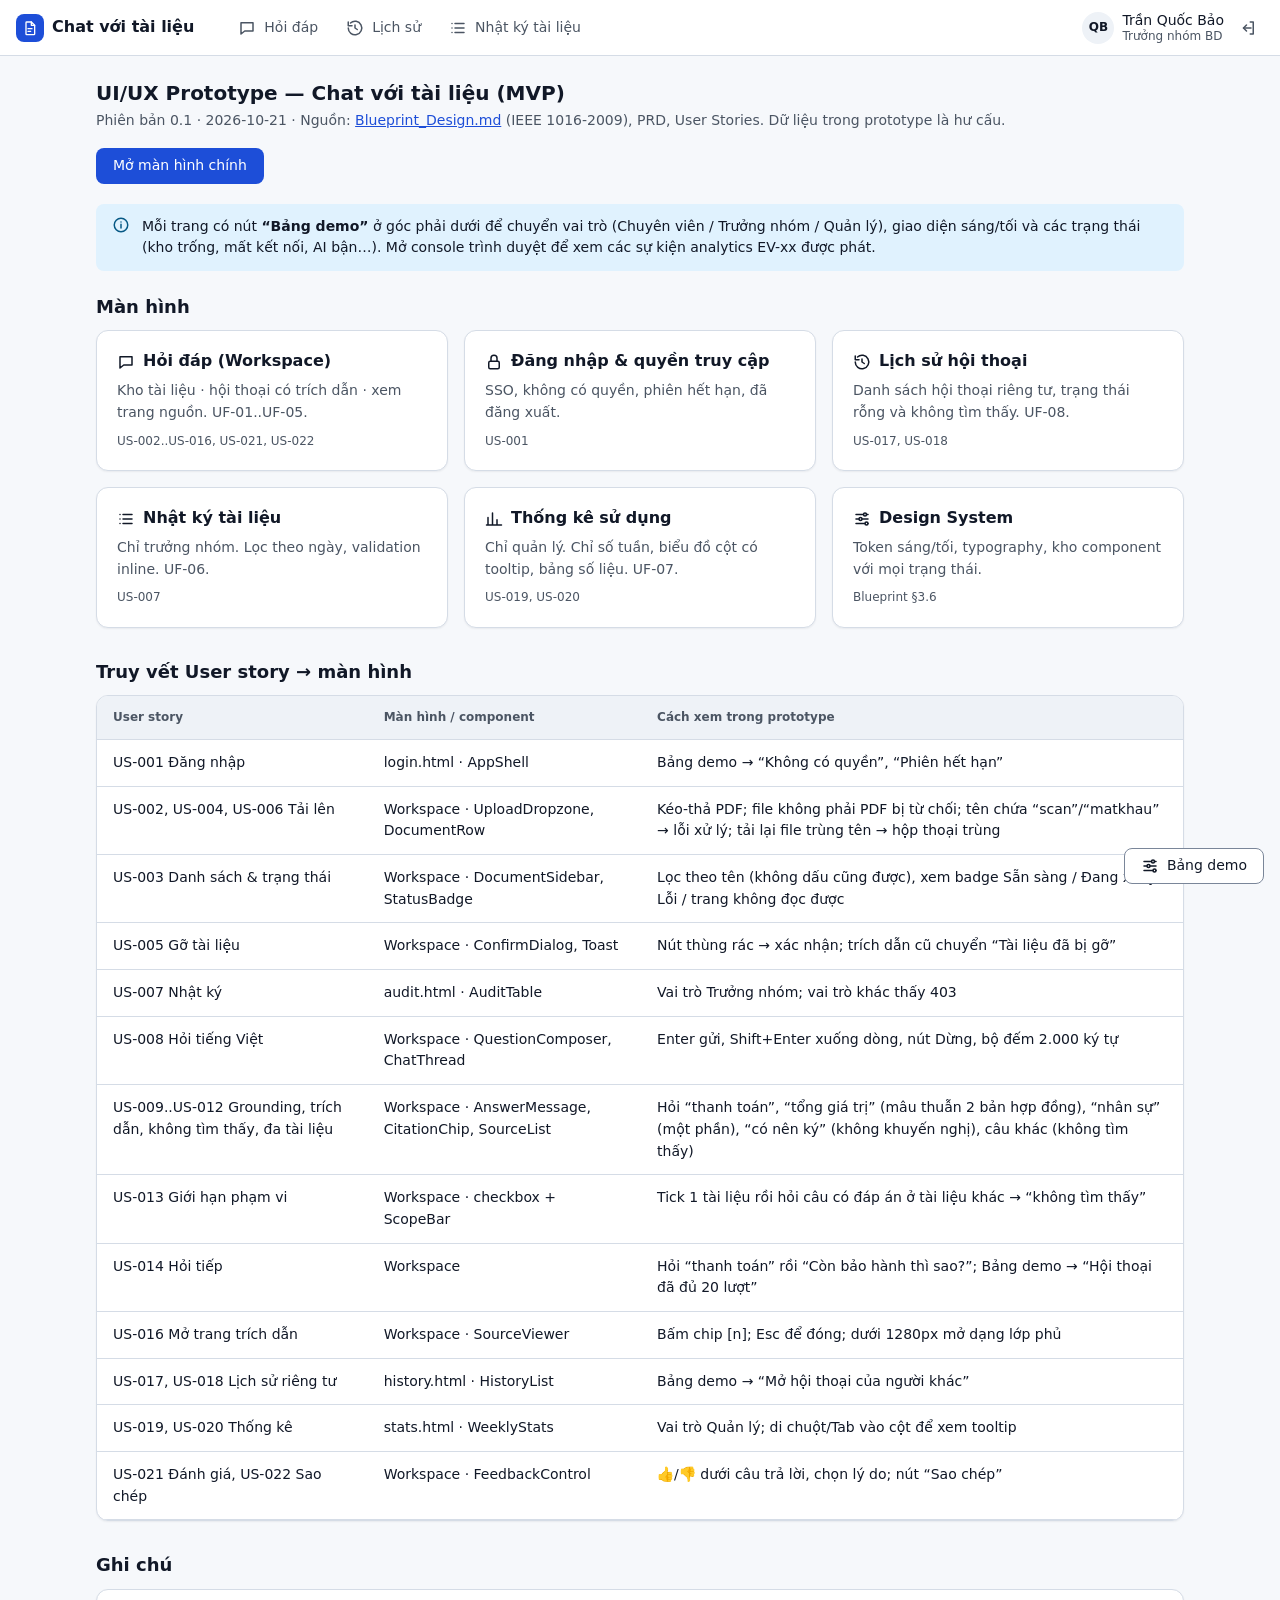
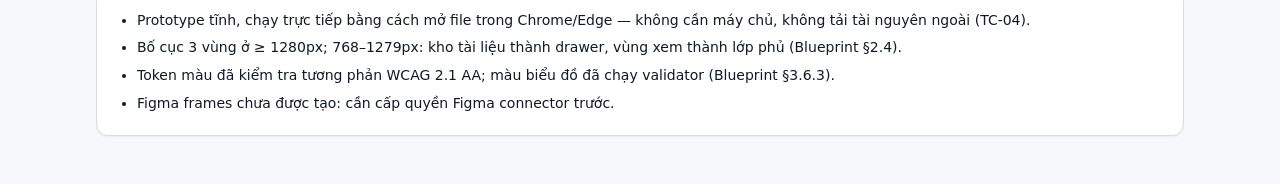
<file: docs/design/UI_UX_design/index.html>
<!doctype html>
<html lang="vi">
<head>
  <meta charset="utf-8">
  <meta name="viewport" content="width=device-width, initial-scale=1">
  <title>UI/UX Prototype — Chat với tài liệu</title>
  <meta name="description" content="Mục lục prototype HTML từ Blueprint IEEE 1016-2009: danh sách màn hình, trạng thái và truy vết tới user story.">
  <link rel="stylesheet" href="assets/tokens.css">
  <link rel="stylesheet" href="assets/components.css">
</head>
<body>
  <main class="page" id="main" tabindex="-1">
    <div class="page-header">
      <div>
        <h1>UI/UX Prototype — Chat với tài liệu (MVP)</h1>
        <p class="muted">Phiên bản 0.1 · 2026-10-21 · Nguồn: <a href="../Blueprint_Design.md">Blueprint_Design.md</a> (IEEE 1016-2009), PRD, User Stories. Dữ liệu trong prototype là hư cấu.</p>
      </div>
      <a class="btn btn-primary" href="workspace.html">Mở màn hình chính</a>
    </div>

    <div class="callout callout-info" style="margin-bottom:24px">
      <span id="info-icon"></span>
      <div class="callout-body"><p>Mỗi trang có nút <strong>“Bảng demo”</strong> ở góc phải dưới để chuyển vai trò (Chuyên viên / Trưởng nhóm / Quản lý), giao diện sáng/tối và các trạng thái (kho trống, mất kết nối, AI bận…). Mở console trình duyệt để xem các sự kiện analytics EV-xx được phát.</p></div>
    </div>

    <h2 style="margin-bottom:12px">Màn hình</h2>
    <div class="hub-grid" style="margin-bottom:32px" id="screens"></div>

    <h2 style="margin-bottom:12px">Truy vết User story → màn hình</h2>
    <div class="card table-wrap" style="margin-bottom:32px"><table class="data">
      <thead><tr><th scope="col">User story</th><th scope="col">Màn hình / component</th><th scope="col">Cách xem trong prototype</th></tr></thead>
      <tbody>
        <tr><td>US-001 Đăng nhập</td><td>login.html · AppShell</td><td>Bảng demo → “Không có quyền”, “Phiên hết hạn”</td></tr>
        <tr><td>US-002, US-004, US-006 Tải lên</td><td>Workspace · UploadDropzone, DocumentRow</td><td>Kéo-thả PDF; file không phải PDF bị từ chối; tên chứa “scan”/“matkhau” → lỗi xử lý; tải lại file trùng tên → hộp thoại trùng</td></tr>
        <tr><td>US-003 Danh sách & trạng thái</td><td>Workspace · DocumentSidebar, StatusBadge</td><td>Lọc theo tên (không dấu cũng được), xem badge Sẵn sàng / Đang xử lý / Lỗi / trang không đọc được</td></tr>
        <tr><td>US-005 Gỡ tài liệu</td><td>Workspace · ConfirmDialog, Toast</td><td>Nút thùng rác → xác nhận; trích dẫn cũ chuyển “Tài liệu đã bị gỡ”</td></tr>
        <tr><td>US-007 Nhật ký</td><td>audit.html · AuditTable</td><td>Vai trò Trưởng nhóm; vai trò khác thấy 403</td></tr>
        <tr><td>US-008 Hỏi tiếng Việt</td><td>Workspace · QuestionComposer, ChatThread</td><td>Enter gửi, Shift+Enter xuống dòng, nút Dừng, bộ đếm 2.000 ký tự</td></tr>
        <tr><td>US-009..US-012 Grounding, trích dẫn, không tìm thấy, đa tài liệu</td><td>Workspace · AnswerMessage, CitationChip, SourceList</td><td>Hỏi “thanh toán”, “tổng giá trị” (mâu thuẫn 2 bản hợp đồng), “nhân sự” (một phần), “có nên ký” (không khuyến nghị), câu khác (không tìm thấy)</td></tr>
        <tr><td>US-013 Giới hạn phạm vi</td><td>Workspace · checkbox + ScopeBar</td><td>Tick 1 tài liệu rồi hỏi câu có đáp án ở tài liệu khác → “không tìm thấy”</td></tr>
        <tr><td>US-014 Hỏi tiếp</td><td>Workspace</td><td>Hỏi “thanh toán” rồi “Còn bảo hành thì sao?”; Bảng demo → “Hội thoại đã đủ 20 lượt”</td></tr>
        <tr><td>US-016 Mở trang trích dẫn</td><td>Workspace · SourceViewer</td><td>Bấm chip [n]; Esc để đóng; dưới 1280px mở dạng lớp phủ</td></tr>
        <tr><td>US-017, US-018 Lịch sử riêng tư</td><td>history.html · HistoryList</td><td>Bảng demo → “Mở hội thoại của người khác”</td></tr>
        <tr><td>US-019, US-020 Thống kê</td><td>stats.html · WeeklyStats</td><td>Vai trò Quản lý; di chuột/Tab vào cột để xem tooltip</td></tr>
        <tr><td>US-021 Đánh giá, US-022 Sao chép</td><td>Workspace · FeedbackControl</td><td>👍/👎 dưới câu trả lời, chọn lý do; nút “Sao chép”</td></tr>
      </tbody></table></div>

    <h2 style="margin-bottom:12px">Ghi chú</h2>
    <div class="card card-pad">
      <ul style="margin:0;padding-left:20px;display:flex;flex-direction:column;gap:6px">
        <li>Prototype tĩnh, chạy trực tiếp bằng cách mở file trong Chrome/Edge — không cần máy chủ, không tải tài nguyên ngoài (TC-04).</li>
        <li>Bố cục 3 vùng ở ≥ 1280px; 768–1279px: kho tài liệu thành drawer, vùng xem thành lớp phủ (Blueprint §2.4).</li>
        <li>Token màu đã kiểm tra tương phản WCAG 2.1 AA; màu biểu đồ đã chạy validator (Blueprint §3.6.3).</li>
        <li>Figma frames chưa được tạo: cần cấp quyền Figma connector trước.</li>
      </ul>
    </div>
  </main>
  <script src="assets/common.js"></script>
  <script>
  (function () {
    const { icon } = window.CWD;
    window.CWD.renderHeader("");
    document.getElementById("info-icon").outerHTML = icon("info");
    const screens = [
      ["workspace.html", "chat", "Hỏi đáp (Workspace)", "Kho tài liệu · hội thoại có trích dẫn · xem trang nguồn. UF-01..UF-05.", "US-002..US-016, US-021, US-022"],
      ["login.html", "lock", "Đăng nhập & quyền truy cập", "SSO, không có quyền, phiên hết hạn, đã đăng xuất.", "US-001"],
      ["history.html", "history", "Lịch sử hội thoại", "Danh sách hội thoại riêng tư, trạng thái rỗng và không tìm thấy. UF-08.", "US-017, US-018"],
      ["audit.html", "log", "Nhật ký tài liệu", "Chỉ trưởng nhóm. Lọc theo ngày, validation inline. UF-06.", "US-007"],
      ["stats.html", "chart", "Thống kê sử dụng", "Chỉ quản lý. Chỉ số tuần, biểu đồ cột có tooltip, bảng số liệu. UF-07.", "US-019, US-020"],
      ["design-system.html", "sliders", "Design System", "Token sáng/tối, typography, kho component với mọi trạng thái.", "Blueprint §3.6"]
    ];
    document.getElementById("screens").innerHTML = screens.map(s => '<a class="card hub-card" href="' + s[0] + '"><h2>' + icon(s[1]) + s[2] + '</h2><p class="muted">' + s[3] + '</p><p class="trace">' + s[4] + "</p></a>").join("");
    window.CWD.demoPanel("Mục lục");
  })();
  </script>
</body>
</html>
</file>
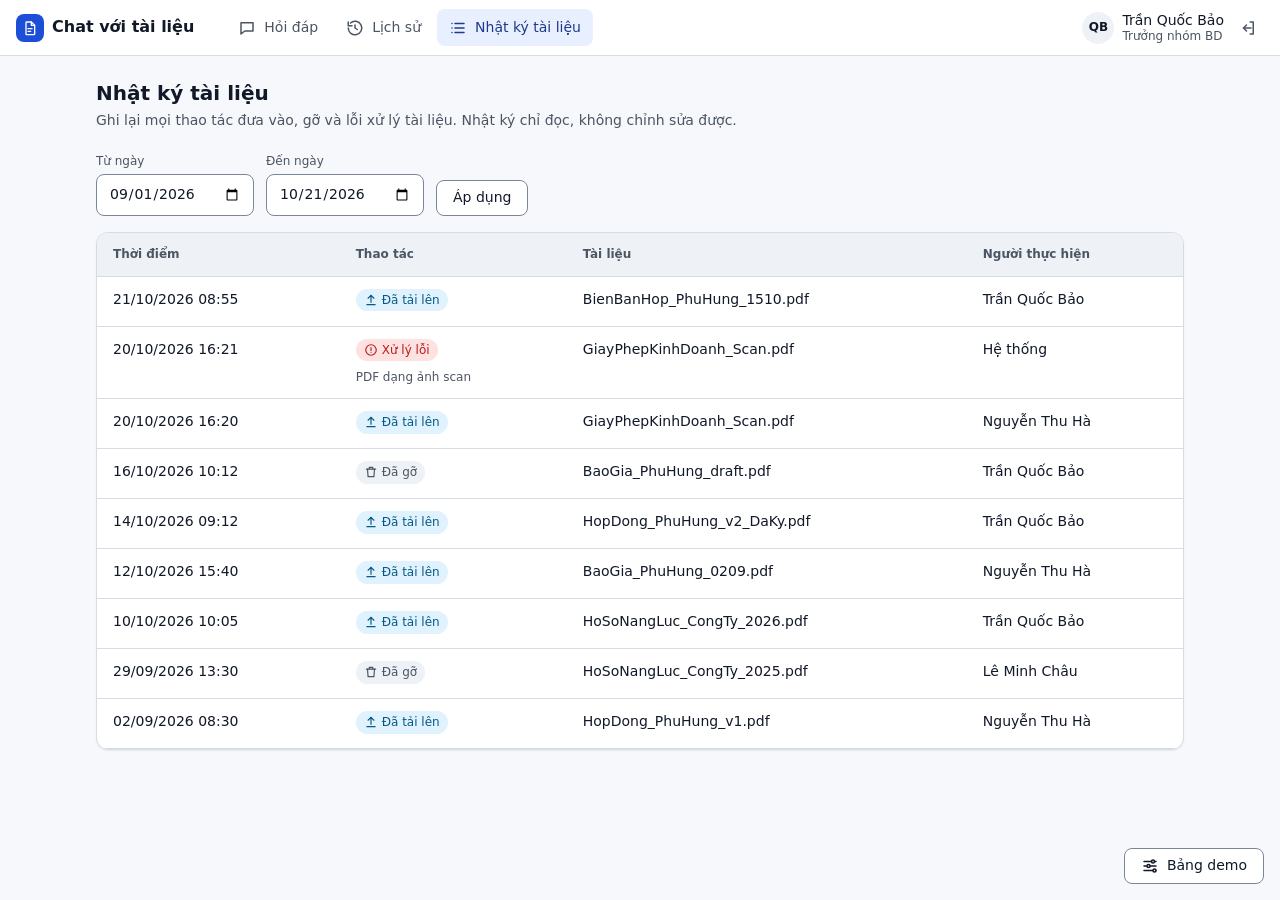
<file: docs/design/UI_UX_design/audit.html>
<!doctype html>
<html lang="vi">
<head>
  <meta charset="utf-8">
  <meta name="viewport" content="width=device-width, initial-scale=1">
  <title>Nhật ký tài liệu — Chat với tài liệu</title>
  <meta name="description" content="Nhật ký đưa vào/gỡ tài liệu, chỉ trưởng nhóm xem được. Trace: US-007, UC-11, BR-019, UF-06.">
  <link rel="stylesheet" href="assets/tokens.css">
  <link rel="stylesheet" href="assets/components.css">
</head>
<body>
  <main class="page" id="main" tabindex="-1"></main>
  <script src="assets/common.js"></script>
  <script src="assets/mock-data.js"></script>
  <script>
  (function () {
    const { icon, esc } = window.CWD;
    const s = window.CWD.renderHeader("audit");
    const main = document.getElementById("main");
    if (!s.canAudit) {
      main.innerHTML = '<div class="card"><div class="empty"><div class="empty-icon">' + icon("lock", "icon-lg") + '</div><h1>Bạn không có quyền xem trang này</h1><p>Nhật ký tài liệu chỉ dành cho trưởng nhóm Phát triển kinh doanh.</p><a class="btn btn-secondary" href="workspace.html">Về trang Hỏi đáp</a></div></div>';
      window.CWD.demoPanel("Nhật ký tài liệu");
      return;
    }
    const ACT = {
      DOCUMENT_UPLOADED: '<span class="badge badge-info">' + icon("upload") + "Đã tải lên</span>",
      DOCUMENT_REMOVED: '<span class="badge badge-neutral">' + icon("trash") + "Đã gỡ</span>",
      DOCUMENT_FAILED: '<span class="badge badge-failed">' + icon("alertCircle") + "Xử lý lỗi</span>"
    };
    main.innerHTML =
      '<div class="page-header"><div><h1>Nhật ký tài liệu</h1><p class="muted">Ghi lại mọi thao tác đưa vào, gỡ và lỗi xử lý tài liệu. Nhật ký chỉ đọc, không chỉnh sửa được.</p></div></div>' +
      '<form class="toolbar" id="filter" novalidate>' +
      '<div class="field"><label for="from">Từ ngày</label><input class="input" type="date" id="from" value="2026-09-01"></div>' +
      '<div class="field"><label for="to">Đến ngày</label><input class="input" type="date" id="to" value="2026-10-21"></div>' +
      '<button class="btn btn-secondary" type="submit">Áp dụng</button><p class="field-error" id="range-error" role="alert"></p></form>' +
      '<div class="card table-wrap"><table class="data"><caption class="visually-hidden">Nhật ký tài liệu, mới nhất trước</caption><thead><tr><th scope="col">Thời điểm</th><th scope="col">Thao tác</th><th scope="col">Tài liệu</th><th scope="col">Người thực hiện</th></tr></thead><tbody id="rows"></tbody></table></div>';
    function fmt(iso) { const d = new Date(iso); return d.toLocaleDateString("vi-VN", { day: "2-digit", month: "2-digit", year: "numeric" }) + " " + d.toLocaleTimeString("vi-VN", { hour: "2-digit", minute: "2-digit" }); }
    function render() {
      const from = document.getElementById("from").value, to = document.getElementById("to").value;
      const err = document.getElementById("range-error");
      const days = (new Date(to) - new Date(from)) / 86400000;
      ["from", "to"].forEach(id => document.getElementById(id).setAttribute("aria-invalid", "false"));
      if (from && to && days < 0) { err.textContent = "“Từ ngày” phải trước hoặc bằng “Đến ngày”."; document.getElementById("from").setAttribute("aria-invalid", "true"); return; }
      if (days > 90) { err.textContent = "Khoảng thời gian tối đa 90 ngày."; document.getElementById("to").setAttribute("aria-invalid", "true"); return; }
      err.textContent = "";
      const rows = window.CWD_DATA.audit.filter(a => (!from || a.at.slice(0, 10) >= from) && (!to || a.at.slice(0, 10) <= to));
      document.getElementById("rows").innerHTML = rows.length ? rows.map(a =>
        "<tr><td>" + fmt(a.at) + "</td><td>" + ACT[a.action] + (a.note ? '<div class="muted" style="font-size:12px;margin-top:4px">' + esc(a.note) + "</div>" : "") + "</td><td>" + esc(a.doc) + "</td><td>" + esc(a.actor) + "</td></tr>").join("")
        : '<tr><td colspan="4"><div class="empty" style="padding:32px"><h2>Không có thao tác nào trong khoảng thời gian này</h2><p>Thử chọn khoảng thời gian khác.</p></div></td></tr>';
    }
    document.getElementById("filter").addEventListener("submit", e => { e.preventDefault(); render(); });
    render();
    window.CWD.demoPanel("Nhật ký tài liệu", panel => {
      const b = document.createElement("button"); b.className = "btn btn-secondary btn-sm"; b.textContent = "Khoảng ngày không có dữ liệu";
      b.addEventListener("click", () => { document.getElementById("from").value = "2026-01-01"; document.getElementById("to").value = "2026-01-31"; render(); }); panel.appendChild(b);
      const c = document.createElement("button"); c.className = "btn btn-secondary btn-sm"; c.textContent = "Khoảng ngày không hợp lệ";
      c.addEventListener("click", () => { document.getElementById("from").value = "2026-10-21"; document.getElementById("to").value = "2026-10-01"; render(); }); panel.appendChild(c);
    });
  })();
  </script>
</body>
</html>
</file>
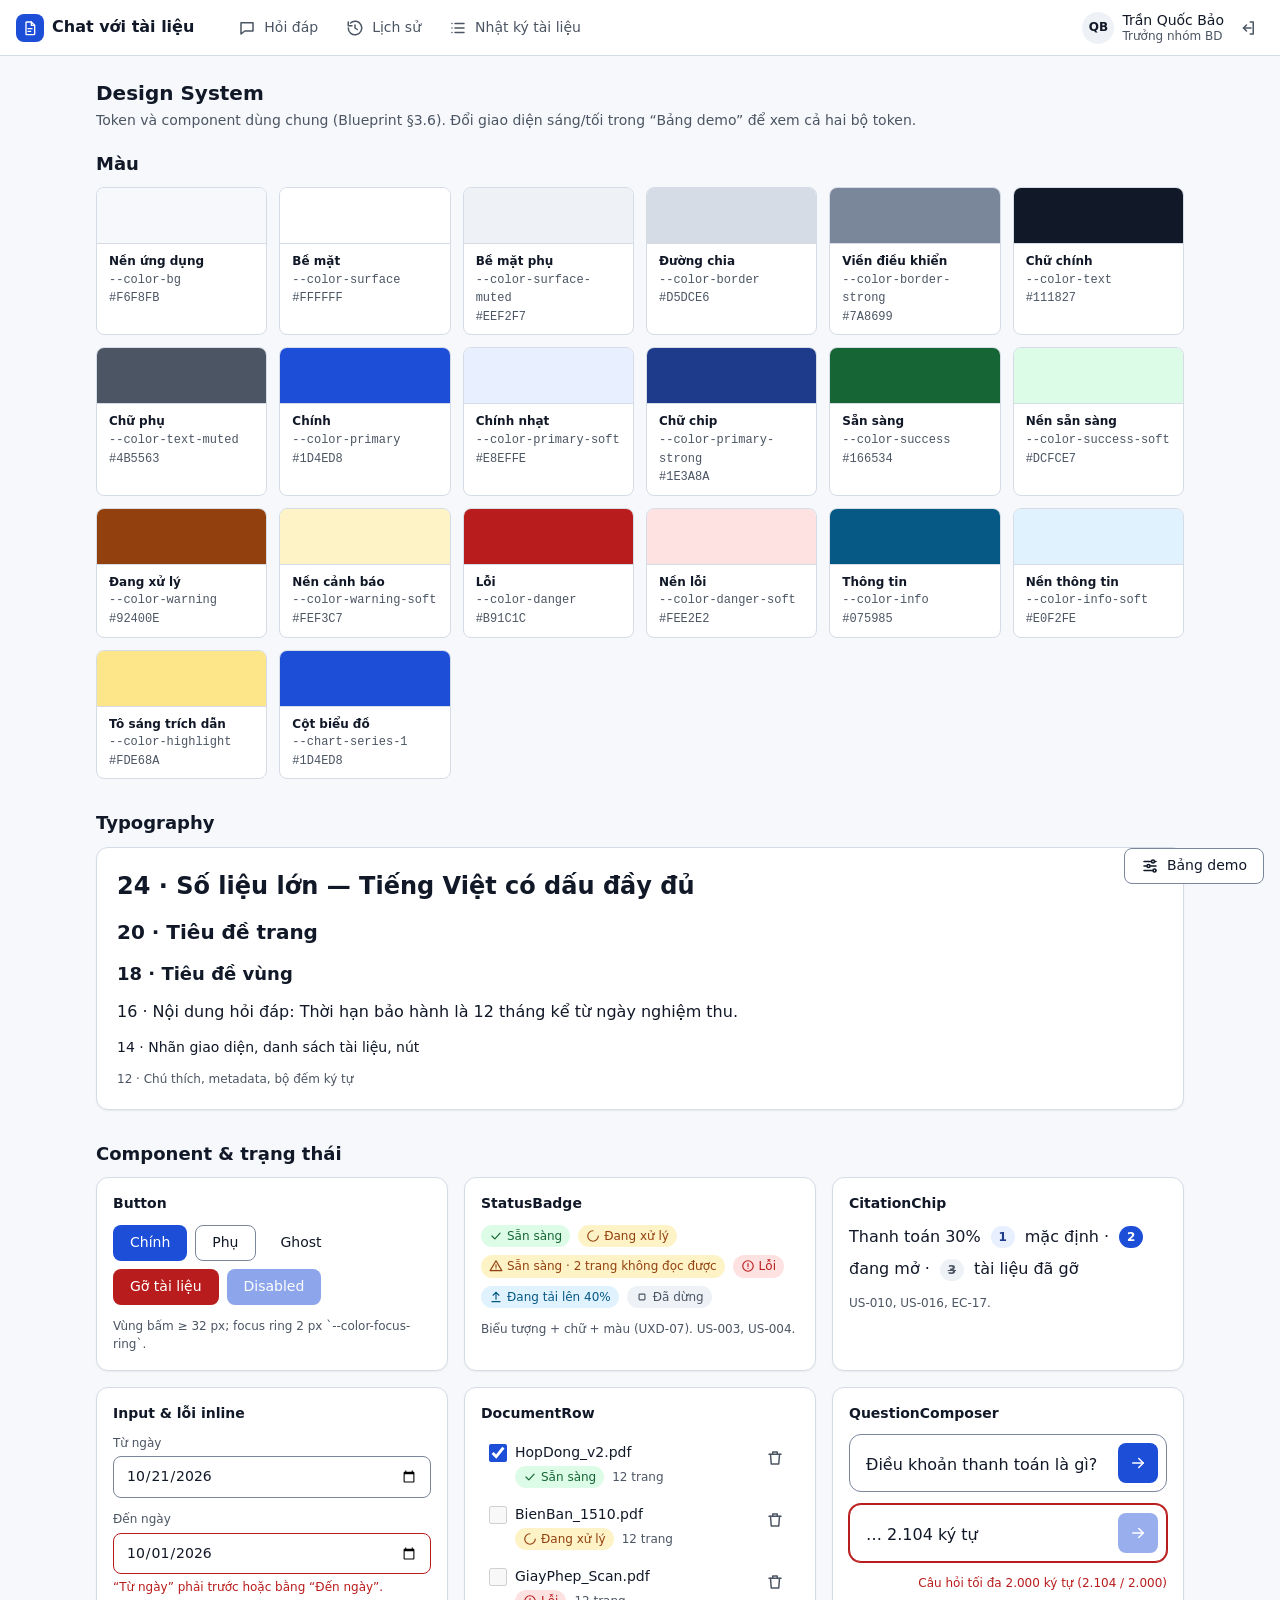
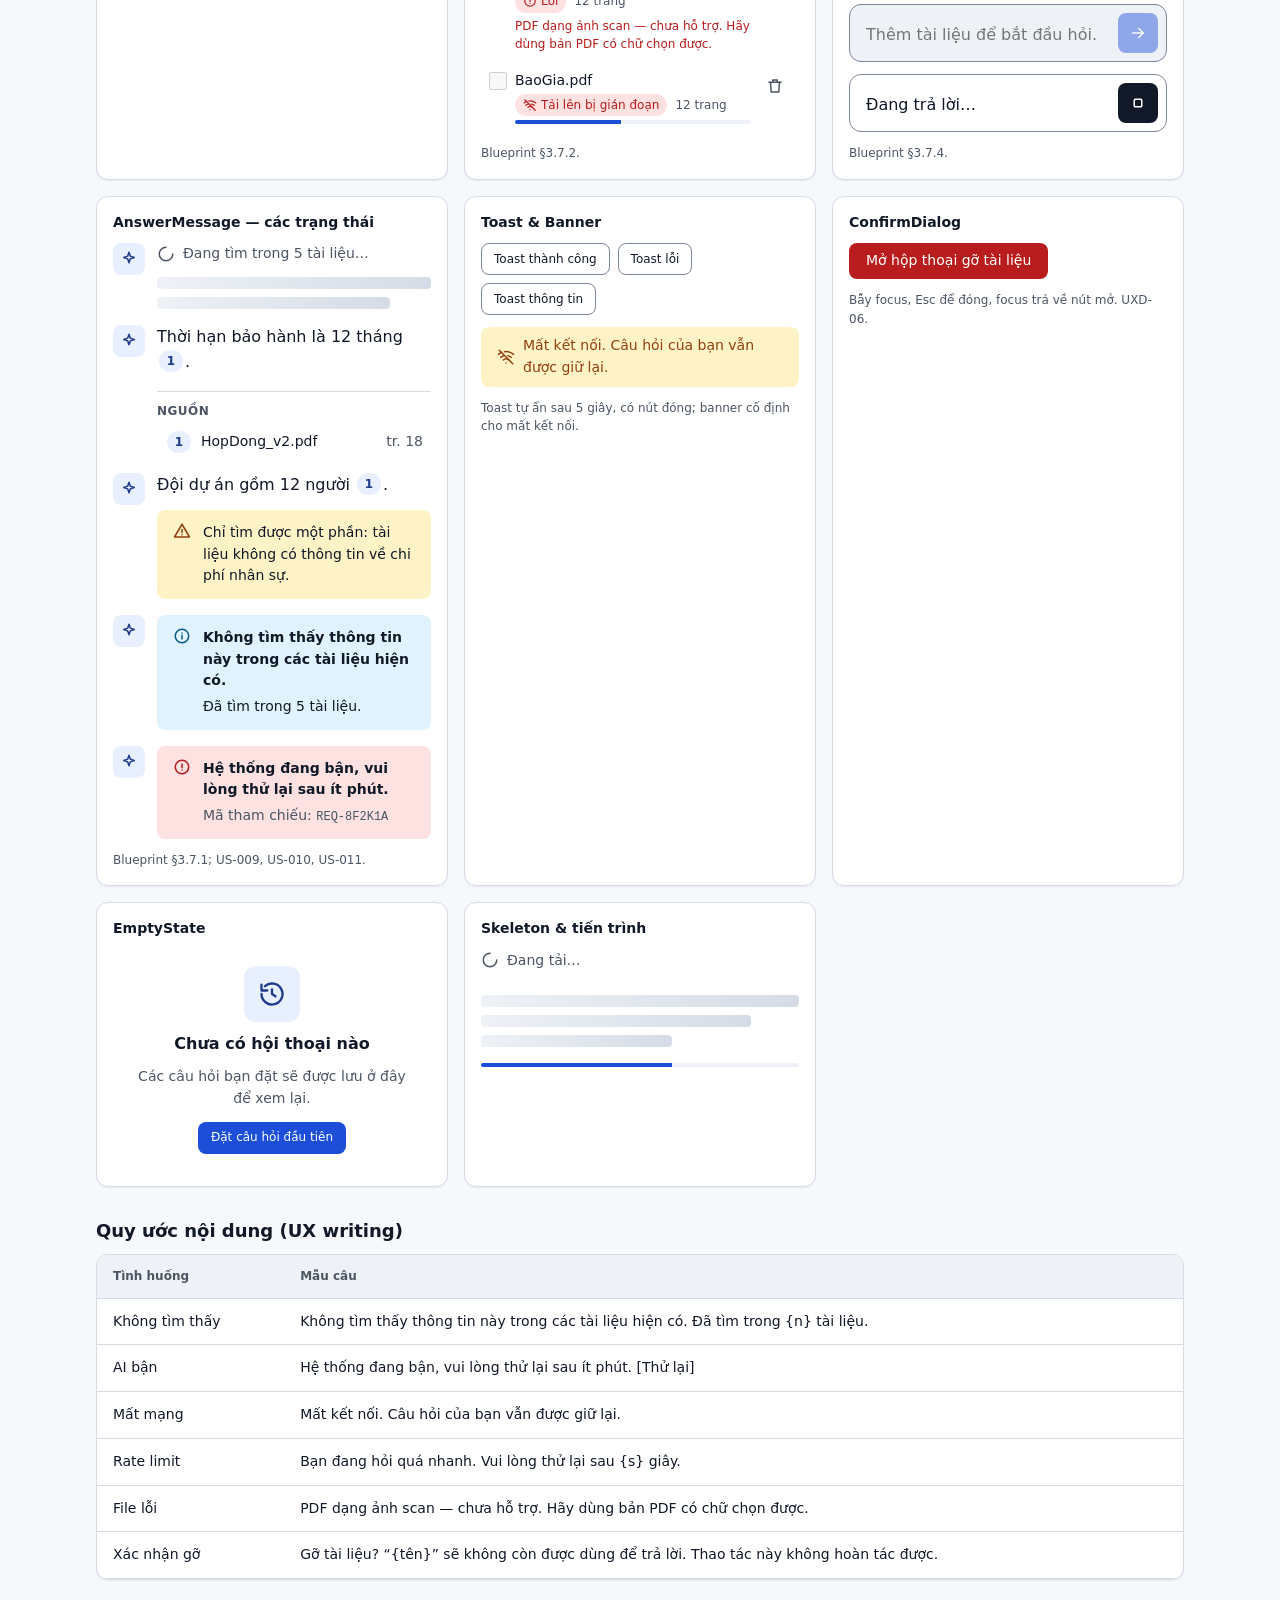
<file: docs/design/UI_UX_design/design-system.html>
<!doctype html>
<html lang="vi">
<head>
  <meta charset="utf-8">
  <meta name="viewport" content="width=device-width, initial-scale=1">
  <title>Design System — Chat với tài liệu</title>
  <meta name="description" content="Token, typography và kho component với mọi trạng thái. Trace: Blueprint §2.5, §3.6.2, §3.6.3, §3.6.4.">
  <link rel="stylesheet" href="assets/tokens.css">
  <link rel="stylesheet" href="assets/components.css">
</head>
<body>
  <main class="page" id="main" tabindex="-1">
    <div class="page-header"><div><h1>Design System</h1><p class="muted">Token và component dùng chung (Blueprint §3.6). Đổi giao diện sáng/tối trong “Bảng demo” để xem cả hai bộ token.</p></div></div>

    <section class="ds-section" aria-labelledby="t-color"><h2 id="t-color">Màu</h2><div class="swatches" id="swatches"></div></section>

    <section class="ds-section" aria-labelledby="t-type"><h2 id="t-type">Typography</h2>
      <div class="card card-pad" style="display:flex;flex-direction:column;gap:12px">
        <div style="font-size:var(--text-2xl);font-weight:600">24 · Số liệu lớn — Tiếng Việt có dấu đầy đủ</div>
        <div style="font-size:var(--text-xl);font-weight:600">20 · Tiêu đề trang</div>
        <div style="font-size:var(--text-lg);font-weight:600">18 · Tiêu đề vùng</div>
        <div style="font-size:var(--text-md)">16 · Nội dung hỏi đáp: Thời hạn bảo hành là 12 tháng kể từ ngày nghiệm thu.</div>
        <div style="font-size:var(--text-sm)">14 · Nhãn giao diện, danh sách tài liệu, nút</div>
        <div style="font-size:var(--text-xs)" class="muted">12 · Chú thích, metadata, bộ đếm ký tự</div>
      </div>
    </section>

    <section class="ds-section" aria-labelledby="t-comp"><h2 id="t-comp">Component & trạng thái</h2>
      <div class="ds-grid">
        <div class="card ds-demo"><h3>Button</h3>
          <div class="ds-row"><button class="btn btn-primary">Chính</button><button class="btn btn-secondary">Phụ</button><button class="btn btn-ghost">Ghost</button><button class="btn btn-danger">Gỡ tài liệu</button><button class="btn btn-primary" disabled>Disabled</button></div>
          <p class="trace">Vùng bấm ≥ 32 px; focus ring 2 px `--color-focus-ring`.</p></div>

        <div class="card ds-demo"><h3>StatusBadge</h3>
          <div class="ds-row" id="badges"></div><p class="trace">Biểu tượng + chữ + màu (UXD-07). US-003, US-004.</p></div>

        <div class="card ds-demo"><h3>CitationChip</h3>
          <div class="ds-row" style="font-size:16px">Thanh toán 30% <button class="cite">1</button> mặc định · <button class="cite" aria-pressed="true">2</button> đang mở · <button class="cite is-removed">3</button> tài liệu đã gỡ</div>
          <p class="trace">US-010, US-016, EC-17.</p></div>

        <div class="card ds-demo"><h3>Input & lỗi inline</h3>
          <div class="field"><label for="ds-i1">Từ ngày</label><input class="input" id="ds-i1" type="date" value="2026-10-21"></div>
          <div class="field"><label for="ds-i2">Đến ngày</label><input class="input" id="ds-i2" type="date" value="2026-10-01" aria-invalid="true" aria-describedby="ds-e"><span class="field-error" id="ds-e">“Từ ngày” phải trước hoặc bằng “Đến ngày”.</span></div></div>

        <div class="card ds-demo"><h3>DocumentRow</h3><ul class="doc-list" style="padding:0" id="rows"></ul><p class="trace">Blueprint §3.7.2.</p></div>

        <div class="card ds-demo"><h3>QuestionComposer</h3>
          <div class="composer"><textarea rows="1" aria-label="Ví dụ ô hỏi">Điều khoản thanh toán là gì?</textarea><button class="send-btn" aria-label="Gửi" id="ds-send"></button></div>
          <div class="composer is-invalid"><textarea rows="1" aria-label="Ví dụ vượt giới hạn">… 2.104 ký tự</textarea><button class="send-btn" disabled aria-label="Gửi" id="ds-send2"></button></div>
          <div class="composer-meta"><span></span><span class="is-error">Câu hỏi tối đa 2.000 ký tự (2.104 / 2.000)</span></div>
          <div class="composer is-disabled"><textarea rows="1" disabled placeholder="Thêm tài liệu để bắt đầu hỏi." aria-label="Ví dụ bị vô hiệu"></textarea><button class="send-btn" disabled aria-label="Gửi" id="ds-send3"></button></div>
          <div class="composer"><textarea rows="1" aria-label="Ví dụ đang trả lời">Đang trả lời…</textarea><button class="send-btn is-stop" aria-label="Dừng" id="ds-stop"></button></div>
          <p class="trace">Blueprint §3.7.4.</p></div>

        <div class="card ds-demo"><h3>AnswerMessage — các trạng thái</h3><div id="answers" style="display:flex;flex-direction:column;gap:16px"></div><p class="trace">Blueprint §3.7.1; US-009, US-010, US-011.</p></div>

        <div class="card ds-demo"><h3>Toast & Banner</h3>
          <div class="ds-row"><button class="btn btn-secondary btn-sm" id="t1">Toast thành công</button><button class="btn btn-secondary btn-sm" id="t2">Toast lỗi</button><button class="btn btn-secondary btn-sm" id="t3">Toast thông tin</button></div>
          <div class="banner banner-warning" style="border:0;border-radius:8px" id="ds-banner"></div>
          <p class="trace">Toast tự ẩn sau 5 giây, có nút đóng; banner cố định cho mất kết nối.</p></div>

        <div class="card ds-demo"><h3>ConfirmDialog</h3><div><button class="btn btn-danger" id="dlg">Mở hộp thoại gỡ tài liệu</button></div><p class="trace">Bẫy focus, Esc để đóng, focus trả về nút mở. UXD-06.</p></div>

        <div class="card ds-demo"><h3>EmptyState</h3><div class="empty" style="padding:16px" id="empty-demo"></div></div>

        <div class="card ds-demo"><h3>Skeleton & tiến trình</h3><div class="answer-status" id="ds-loading"></div><div class="skeleton"><span></span><span></span><span></span></div><div class="progress" role="progressbar" aria-label="Ví dụ tiến trình" aria-valuenow="60" aria-valuemin="0" aria-valuemax="100"><span style="width:60%"></span></div></div>
      </div>
    </section>

    <section class="ds-section" aria-labelledby="t-writing"><h2 id="t-writing">Quy ước nội dung (UX writing)</h2>
      <div class="card table-wrap"><table class="data"><thead><tr><th scope="col">Tình huống</th><th scope="col">Mẫu câu</th></tr></thead><tbody>
        <tr><td>Không tìm thấy</td><td>Không tìm thấy thông tin này trong các tài liệu hiện có. Đã tìm trong {n} tài liệu.</td></tr>
        <tr><td>AI bận</td><td>Hệ thống đang bận, vui lòng thử lại sau ít phút. [Thử lại]</td></tr>
        <tr><td>Mất mạng</td><td>Mất kết nối. Câu hỏi của bạn vẫn được giữ lại.</td></tr>
        <tr><td>Rate limit</td><td>Bạn đang hỏi quá nhanh. Vui lòng thử lại sau {s} giây.</td></tr>
        <tr><td>File lỗi</td><td>PDF dạng ảnh scan — chưa hỗ trợ. Hãy dùng bản PDF có chữ chọn được.</td></tr>
        <tr><td>Xác nhận gỡ</td><td>Gỡ tài liệu? “{tên}” sẽ không còn được dùng để trả lời. Thao tác này không hoàn tác được.</td></tr>
      </tbody></table></div>
    </section>
  </main>
  <script src="assets/common.js"></script>
  <script>
  (function () {
    const { icon, toast, confirmDialog } = window.CWD;
    window.CWD.renderHeader("");
    const tokens = [
      ["--color-bg", "Nền ứng dụng"], ["--color-surface", "Bề mặt"], ["--color-surface-muted", "Bề mặt phụ"], ["--color-border", "Đường chia"], ["--color-border-strong", "Viền điều khiển"],
      ["--color-text", "Chữ chính"], ["--color-text-muted", "Chữ phụ"], ["--color-primary", "Chính"], ["--color-primary-soft", "Chính nhạt"], ["--color-primary-strong", "Chữ chip"],
      ["--color-success", "Sẵn sàng"], ["--color-success-soft", "Nền sẵn sàng"], ["--color-warning", "Đang xử lý"], ["--color-warning-soft", "Nền cảnh báo"],
      ["--color-danger", "Lỗi"], ["--color-danger-soft", "Nền lỗi"], ["--color-info", "Thông tin"], ["--color-info-soft", "Nền thông tin"], ["--color-highlight", "Tô sáng trích dẫn"], ["--chart-series-1", "Cột biểu đồ"]
    ];
    function renderSwatches() {
      const cs = getComputedStyle(document.documentElement);
      document.getElementById("swatches").innerHTML = tokens.map(([t, n]) => '<div class="swatch"><div class="swatch-color" style="background:var(' + t + ')"></div><div class="swatch-meta"><strong>' + n + "</strong><code>" + t + "</code><code>" + cs.getPropertyValue(t).trim() + "</code></div></div>").join("");
    }
    renderSwatches();
    document.getElementById("badges").innerHTML =
      '<span class="badge badge-ready">' + icon("check") + 'Sẵn sàng</span><span class="badge badge-processing">' + icon("loader", "spin") + 'Đang xử lý</span><span class="badge badge-processing">' + icon("alert") + 'Sẵn sàng · 2 trang không đọc được</span><span class="badge badge-failed">' + icon("alertCircle") + 'Lỗi</span><span class="badge badge-info">' + icon("upload") + 'Đang tải lên 40%</span><span class="badge badge-neutral">' + icon("stop") + "Đã dừng</span>";
    const row = (name, badge, extra, cb) => '<li class="doc-row"><input type="checkbox" class="checkbox" aria-label="Chọn ' + name + '"' + (cb || "") + '><div><span class="doc-name">' + name + '</span><div class="doc-meta">' + badge + "<span>12 trang</span></div>" + (extra || "") + '</div><div class="doc-actions"><button class="icon-btn" aria-label="Gỡ ' + name + '">' + icon("trash") + "</button></div></li>";
    document.getElementById("rows").innerHTML =
      row("HopDong_v2.pdf", '<span class="badge badge-ready">' + icon("check") + "Sẵn sàng</span>", "", " checked") +
      row("BienBan_1510.pdf", '<span class="badge badge-processing">' + icon("loader", "spin") + "Đang xử lý</span>", "", " disabled") +
      row("GiayPhep_Scan.pdf", '<span class="badge badge-failed">' + icon("alertCircle") + "Lỗi</span>", '<p class="doc-error">PDF dạng ảnh scan — chưa hỗ trợ. Hãy dùng bản PDF có chữ chọn được.</p>', " disabled") +
      row("BaoGia.pdf", '<span class="badge badge-failed">' + icon("wifiOff") + "Tải lên bị gián đoạn</span>", '<div class="progress"><span style="width:45%"></span></div>', " disabled");
    ["ds-send", "ds-send2", "ds-send3"].forEach(id => document.getElementById(id).innerHTML = icon("send"));
    document.getElementById("ds-stop").innerHTML = icon("stop");
    const av = '<div class="msg-avatar" aria-hidden="true">' + icon("sparkle") + "</div>";
    document.getElementById("answers").innerHTML =
      '<div class="msg-answer">' + av + '<div class="answer-body"><div class="answer-status">' + icon("loader", "spin") + '<span>Đang tìm trong 5 tài liệu…</span></div><div class="skeleton"><span></span><span></span></div></div></div>' +
      '<div class="msg-answer">' + av + '<div class="answer-body"><div class="answer-text"><p>Thời hạn bảo hành là 12 tháng <button class="cite">1</button>.</p></div><div class="sources"><h3>Nguồn</h3><ol><li><button class="source-item"><span class="cite" aria-hidden="true">1</span><span>HopDong_v2.pdf</span><span class="src-page">tr. 18</span></button></li></ol></div></div></div>' +
      '<div class="msg-answer">' + av + '<div class="answer-body"><div class="answer-text"><p>Đội dự án gồm 12 người <button class="cite">1</button>.</p></div><div class="callout callout-warning">' + icon("alert") + '<div class="callout-body"><p>Chỉ tìm được một phần: tài liệu không có thông tin về chi phí nhân sự.</p></div></div></div></div>' +
      '<div class="msg-answer">' + av + '<div class="answer-body"><div class="callout callout-info">' + icon("info") + '<div class="callout-body"><p class="callout-title">Không tìm thấy thông tin này trong các tài liệu hiện có.</p><p>Đã tìm trong 5 tài liệu.</p></div></div></div></div>' +
      '<div class="msg-answer">' + av + '<div class="answer-body"><div class="callout callout-danger">' + icon("alertCircle") + '<div class="callout-body"><p class="callout-title">Hệ thống đang bận, vui lòng thử lại sau ít phút.</p><p class="muted">Mã tham chiếu: <span class="mono">REQ-8F2K1A</span></p></div></div></div></div>';
    document.getElementById("t1").onclick = () => toast("Đã sẵn sàng: HopDong_v2.pdf", "success");
    document.getElementById("t2").onclick = () => toast("Không xử lý được GiayPhep_Scan.pdf", "danger");
    document.getElementById("t3").onclick = () => toast("Câu hỏi tiếp theo sẽ dùng 3 tài liệu đã chọn", "info");
    document.getElementById("ds-banner").innerHTML = icon("wifiOff") + "<span>Mất kết nối. Câu hỏi của bạn vẫn được giữ lại.</span>";
    document.getElementById("dlg").onclick = async () => { const ok = await confirmDialog({ title: "Gỡ tài liệu?", body: "“HopDong_v1.pdf” sẽ không còn được dùng để trả lời. Thao tác này không hoàn tác được.", confirmLabel: "Gỡ tài liệu", tone: "danger" }); toast(ok ? "Đã gỡ HopDong_v1.pdf" : "Đã huỷ", ok ? "success" : "info"); };
    document.getElementById("empty-demo").innerHTML = '<div class="empty-icon">' + icon("history", "icon-lg") + '</div><h3>Chưa có hội thoại nào</h3><p>Các câu hỏi bạn đặt sẽ được lưu ở đây để xem lại.</p><button class="btn btn-primary btn-sm">Đặt câu hỏi đầu tiên</button>';
    document.getElementById("ds-loading").innerHTML = icon("loader", "spin") + "<span>Đang tải…</span>";
    window.CWD.demoPanel("Design System");
    document.addEventListener("change", e => { if (e.target.id === "demo-theme") setTimeout(renderSwatches, 50); });
  })();
  </script>
</body>
</html>
</file>
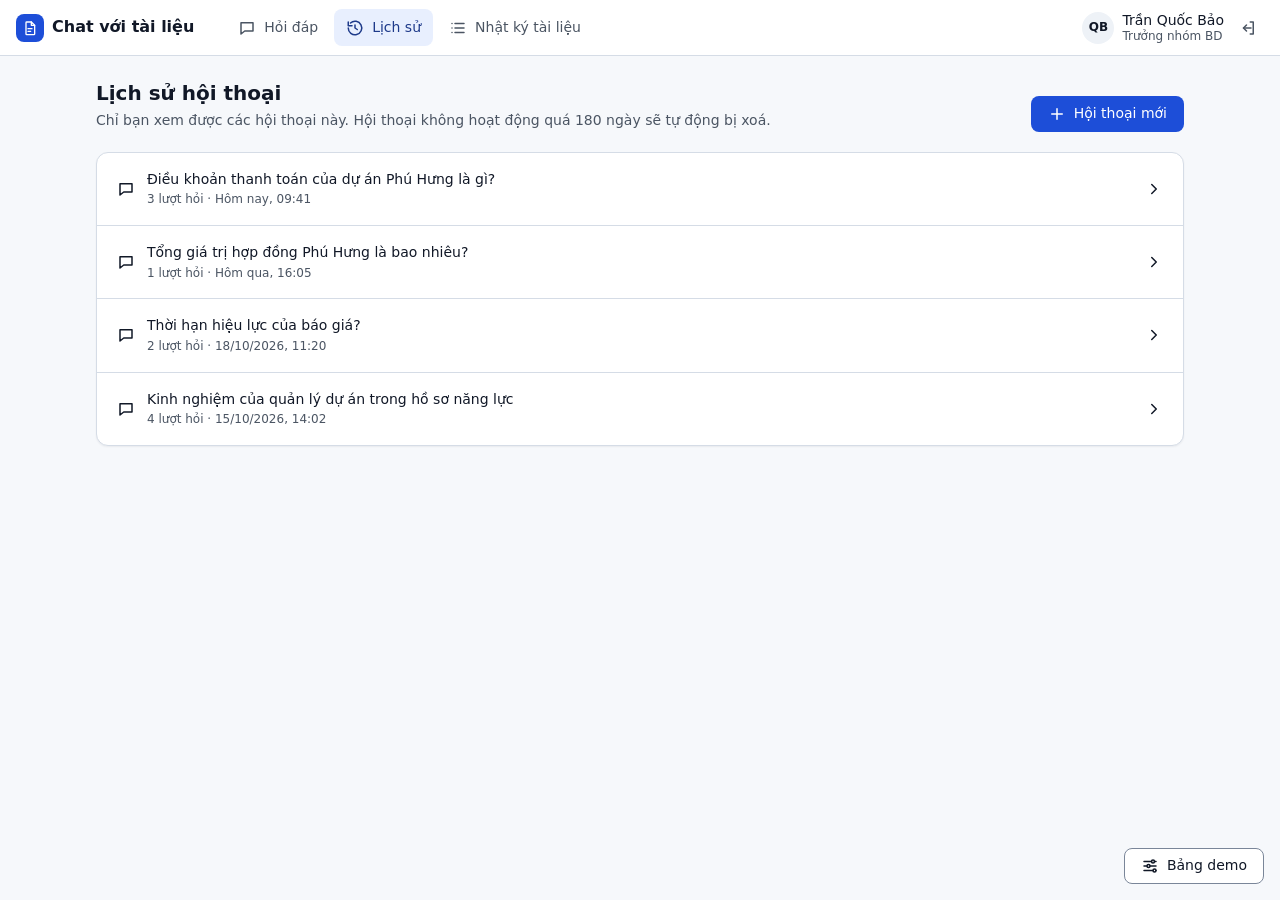
<file: docs/design/UI_UX_design/history.html>
<!doctype html>
<html lang="vi">
<head>
  <meta charset="utf-8">
  <meta name="viewport" content="width=device-width, initial-scale=1">
  <title>Lịch sử hội thoại — Chat với tài liệu</title>
  <meta name="description" content="Danh sách hội thoại riêng tư của người dùng. Trace: US-017, US-018, UC-22, UC-23, UF-08.">
  <link rel="stylesheet" href="assets/tokens.css">
  <link rel="stylesheet" href="assets/components.css">
</head>
<body>
  <main class="page" id="main" tabindex="-1">
    <div class="page-header">
      <div><h1>Lịch sử hội thoại</h1><p class="muted">Chỉ bạn xem được các hội thoại này. Hội thoại không hoạt động quá 180 ngày sẽ tự động bị xoá.</p></div>
      <a class="btn btn-primary" href="workspace.html" id="new-btn"></a>
    </div>
    <div class="card" id="list-card"></div>
  </main>
  <script src="assets/common.js"></script>
  <script src="assets/mock-data.js"></script>
  <script>
  (function () {
    const { icon, esc } = window.CWD;
    window.CWD.renderHeader("history");
    document.getElementById("new-btn").innerHTML = icon("plus") + "Hội thoại mới";
    const card = document.getElementById("list-card");
    function render(mode) {
      if (mode === "empty") {
        card.innerHTML = '<div class="empty"><div class="empty-icon">' + icon("history", "icon-lg") + '</div><h2>Chưa có hội thoại nào</h2><p>Các câu hỏi bạn đặt sẽ được lưu ở đây để xem lại.</p><a class="btn btn-primary" href="workspace.html">Đặt câu hỏi đầu tiên</a></div>';
      } else if (mode === "notfound") {
        card.innerHTML = '<div class="empty"><div class="empty-icon">' + icon("info", "icon-lg") + '</div><h2>Không tìm thấy hội thoại</h2><p>Hội thoại không tồn tại, đã hết hạn lưu giữ, hoặc không thuộc về bạn.</p><a class="btn btn-secondary" href="history.html">Về danh sách hội thoại</a></div>';
      } else if (mode === "loading") {
        card.innerHTML = '<div class="card-pad"><div class="skeleton" aria-label="Đang tải"><span></span><span></span><span></span></div></div>';
      } else {
        card.innerHTML = '<ul class="history-list">' + window.CWD_DATA.conversations.map(c =>
          '<li><a class="history-item" href="workspace.html">' + icon("chat") + '<div style="flex:1;min-width:0"><div class="title">' + esc(c.title) + '</div><div class="muted" style="font-size:12px">' + c.turns + " lượt hỏi · " + esc(c.last) + "</div></div>" + icon("chevronRight") + "</a></li>").join("") + "</ul>";
      }
    }
    render("list");
    window.CWD.demoPanel("Trạng thái Lịch sử", panel => {
      [["list", "Có dữ liệu"], ["loading", "Đang tải"], ["empty", "Chưa có hội thoại"], ["notfound", "Mở hội thoại của người khác / hết hạn"]].forEach(([k, l]) => {
        const b = document.createElement("button"); b.className = "btn btn-secondary btn-sm"; b.textContent = l; b.addEventListener("click", () => render(k)); panel.appendChild(b);
      });
    });
  })();
  </script>
</body>
</html>
</file>
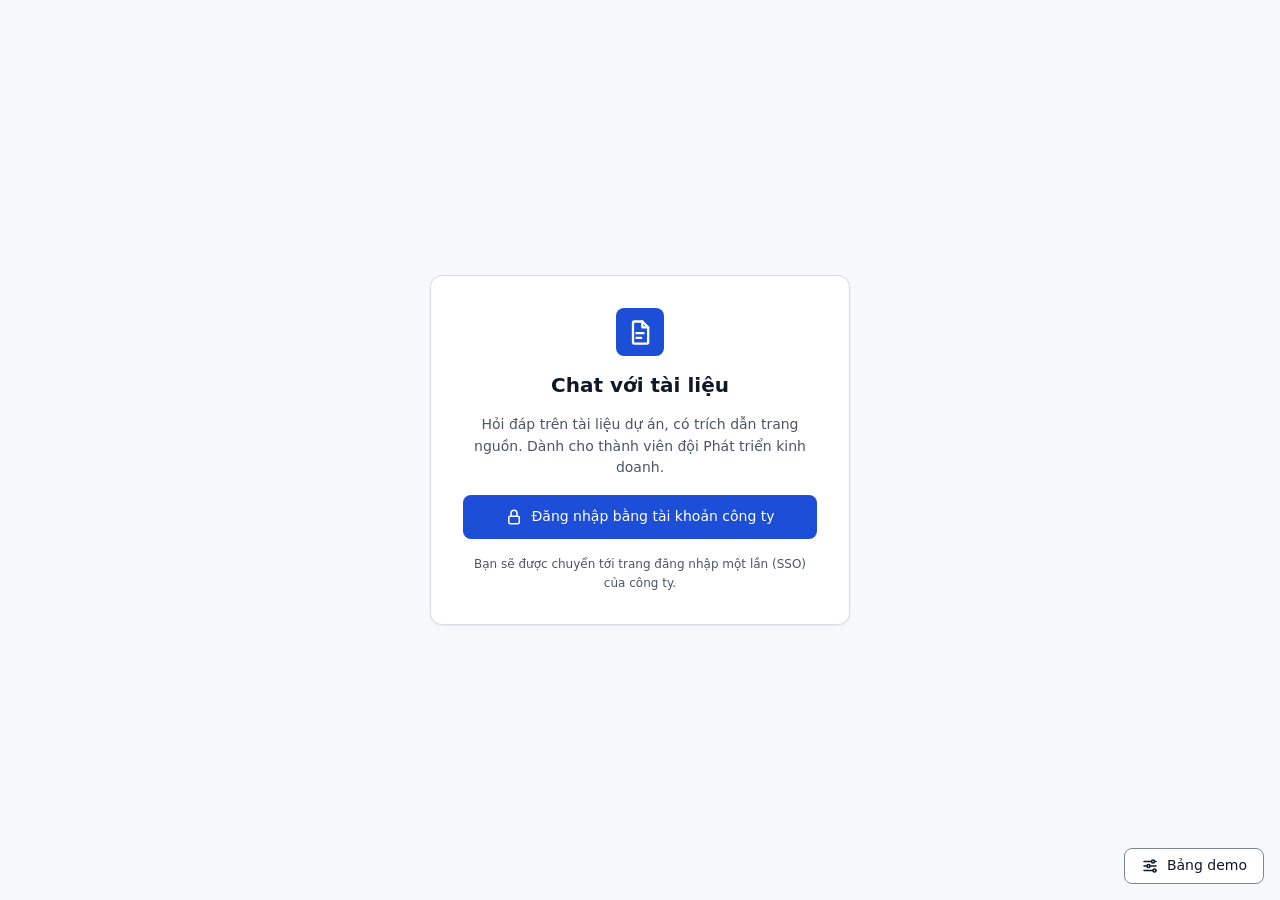
<file: docs/design/UI_UX_design/login.html>
<!doctype html>
<html lang="vi">
<head>
  <meta charset="utf-8">
  <meta name="viewport" content="width=device-width, initial-scale=1">
  <title>Đăng nhập — Chat với tài liệu</title>
  <meta name="description" content="Đăng nhập SSO, không có quyền, phiên hết hạn, đã đăng xuất. Trace: US-001, UC-01..UC-03, EC-19, EC-20.">
  <link rel="stylesheet" href="assets/tokens.css">
  <link rel="stylesheet" href="assets/components.css">
</head>
<body>
  <main class="auth-page" id="main">
    <div class="card auth-card" id="card"></div>
  </main>
  <script src="assets/common.js"></script>
  <script>
  (function () {
    const { icon, track } = window.CWD;
    const st = new URLSearchParams(location.search).get("state") || "login";
    const card = document.getElementById("card");
    const brand = '<span class="brand-mark" style="width:48px;height:48px">' + icon("logo", "icon-lg") + "</span>";
    const views = {
      login: brand + '<h1>Chat với tài liệu</h1><p class="muted">Hỏi đáp trên tài liệu dự án, có trích dẫn trang nguồn. Dành cho thành viên đội Phát triển kinh doanh.</p>' +
        '<a class="btn btn-primary" href="workspace.html">' + icon("lock") + "Đăng nhập bằng tài khoản công ty</a>" +
        '<p class="muted" style="font-size:12px">Bạn sẽ được chuyển tới trang đăng nhập một lần (SSO) của công ty.</p>',
      expired: brand + '<h1>Phiên đăng nhập đã hết hạn</h1><div class="callout callout-info" style="text-align:left">' + icon("info") + '<div class="callout-body"><p>Câu hỏi bạn đang soạn vẫn được giữ lại và sẽ hiện lại sau khi đăng nhập.</p></div></div>' +
        '<a class="btn btn-primary" href="workspace.html">' + icon("lock") + "Đăng nhập lại</a>",
      forbidden: '<span class="empty-icon" style="width:56px;height:56px">' + icon("lock", "icon-lg") + '</span><h1>Bạn chưa được cấp quyền sử dụng</h1><p class="muted">Tài khoản của bạn đã đăng nhập thành công nhưng chưa thuộc nhóm được phép dùng công cụ này.</p>' +
        '<p>Liên hệ trưởng nhóm Phát triển kinh doanh hoặc bộ phận IT để được cấp quyền.</p><a class="btn btn-secondary" href="login.html">Đăng nhập bằng tài khoản khác</a>',
      logged_out: brand + '<h1>Bạn đã đăng xuất</h1><p class="muted">Dữ liệu phiên đã được xoá khỏi trình duyệt này.</p><a class="btn btn-primary" href="workspace.html">' + icon("lock") + "Đăng nhập lại</a>"
    };
    card.innerHTML = views[st] || views.login;
    if (st === "forbidden") track("access_denied", { reason: "not_authorized" });
    if (st === "expired") track("access_denied", { reason: "session_expired" });
    window.CWD.demoPanel("Trạng thái đăng nhập", panel => {
      [["login", "Đăng nhập"], ["expired", "Phiên hết hạn"], ["forbidden", "Không có quyền"], ["logged_out", "Đã đăng xuất"]].forEach(([k, l]) => {
        const a = document.createElement("a"); a.className = "btn btn-secondary btn-sm"; a.href = "login.html?state=" + k; a.textContent = l; panel.appendChild(a);
      });
    });
  })();
  </script>
</body>
</html>
</file>
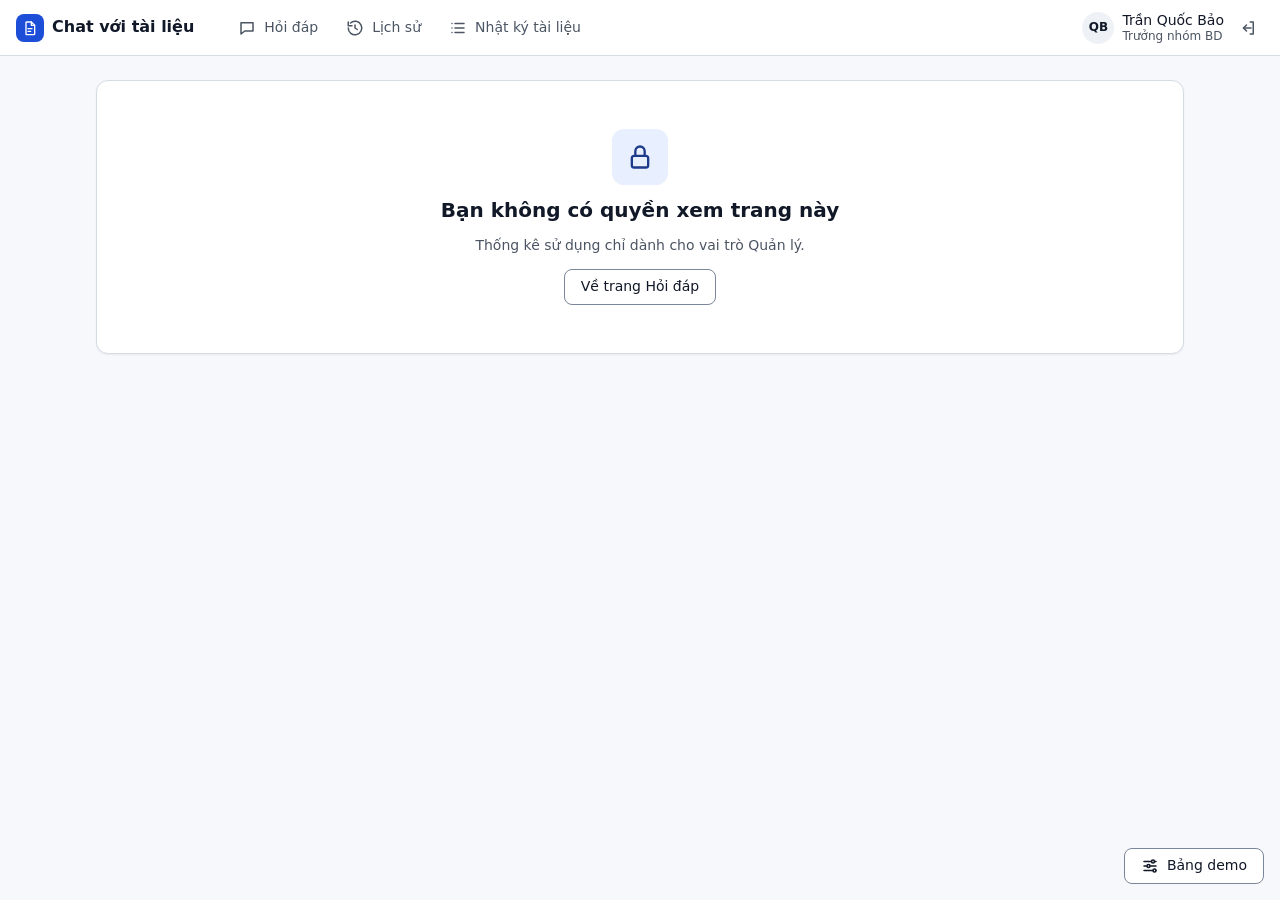
<file: docs/design/UI_UX_design/stats.html>
<!doctype html>
<html lang="vi">
<head>
  <meta charset="utf-8">
  <meta name="viewport" content="width=device-width, initial-scale=1">
  <title>Thống kê sử dụng — Chat với tài liệu</title>
  <meta name="description" content="Thống kê theo tuần cho quản lý: người dùng hoạt động, số câu hỏi, tỷ lệ không tìm thấy, tỷ lệ hữu ích. Trace: US-019, US-020, UC-24, MET-003, MET-004.">
  <link rel="stylesheet" href="assets/tokens.css">
  <link rel="stylesheet" href="assets/components.css">
</head>
<body>
  <main class="page" id="main" tabindex="-1"></main>
  <script src="assets/common.js"></script>
  <script src="assets/mock-data.js"></script>
  <script>
  (function () {
    const { icon, track } = window.CWD;
    const s = window.CWD.renderHeader("stats");
    const main = document.getElementById("main");
    if (!s.canStats) {
      main.innerHTML = '<div class="card"><div class="empty"><div class="empty-icon">' + icon("lock", "icon-lg") + '</div><h1>Bạn không có quyền xem trang này</h1><p>Thống kê sử dụng chỉ dành cho vai trò Quản lý.</p><a class="btn btn-secondary" href="workspace.html">Về trang Hỏi đáp</a></div></div>';
      window.CWD.demoPanel("Thống kê");
      return;
    }
    track("stats_viewed", {});
    const ALL = window.CWD_DATA.weekly;
    let range = 8, data = ALL.slice(-range), empty = false;
    const pct = v => Math.round(v * 100) + "%";
    const num = v => v.toLocaleString("vi-VN");

    main.innerHTML =
      '<div class="page-header"><div><h1>Thống kê sử dụng</h1><p class="muted">Số liệu theo tuần (thứ Hai – Chủ nhật). Không chứa nội dung câu hỏi của người dùng.</p></div></div>' +
      '<div class="filter-row"><span class="muted">Khoảng thời gian</span><div class="segmented" role="group" aria-label="Khoảng thời gian">' +
      '<button type="button" data-range="4" aria-pressed="false">4 tuần</button><button type="button" data-range="8" aria-pressed="true">8 tuần</button></div><span class="muted" id="range-label"></span></div>' +
      '<div id="content"></div>';

    function delta(cur, prev, kind, upIsGood) {
      if (prev == null) return "";
      const d = kind === "rate" ? Math.round((cur - prev) * 100) : cur - prev;
      if (d === 0) return '<span class="tile-delta">Không đổi so với tuần trước</span>';
      const good = (d > 0) === upIsGood;
      const txt = (d > 0 ? "+" : "−") + Math.abs(d) + (kind === "rate" ? " điểm %" : "") + " so với tuần trước";
      return '<span class="tile-delta ' + (good ? "up" : "down") + '">' + icon(d > 0 ? "arrowUp" : "arrowDown", "icon-sm") + txt + "</span>";
    }

    function render() {
      const content = document.getElementById("content");
      document.getElementById("range-label").textContent = empty ? "" : "Tuần " + data[0].label.slice(1) + " – " + data[data.length - 1].label.slice(1) + " năm 2026";
      if (empty) {
        content.innerHTML = '<div class="card"><div class="empty"><div class="empty-icon">' + icon("chart", "icon-lg") + '</div><h2>Chưa có dữ liệu sử dụng</h2><p>Số liệu sẽ xuất hiện sau tuần đầu tiên của pilot.</p></div></div>';
        return;
      }
      const cur = data[data.length - 1], prev = data[data.length - 2];
      content.innerHTML =
        '<section class="tiles" aria-label="Tuần gần nhất">' +
        '<div class="card tile"><div class="tile-label">Người dùng hoạt động</div><div class="tile-value">' + cur.active + " / " + cur.authorized + '</div>' + delta(cur.active, prev && prev.active, "count", true) + "</div>" +
        '<div class="card tile"><div class="tile-label">Số câu hỏi</div><div class="tile-value">' + num(cur.questions) + "</div>" + delta(cur.questions, prev && prev.questions, "count", true) + "</div>" +
        '<div class="card tile"><div class="tile-label">Tỷ lệ “không tìm thấy”</div><div class="tile-value">' + pct(cur.notFoundRate) + "</div>" + delta(cur.notFoundRate, prev && prev.notFoundRate, "rate", false) + "</div>" +
        '<div class="card tile"><div class="tile-label">Tỷ lệ câu trả lời hữu ích</div><div class="tile-value">' + pct(cur.helpfulRate) + "</div>" + delta(cur.helpfulRate, prev && prev.helpfulRate, "rate", true) + "</div>" +
        "</section>" +
        '<section class="charts">' +
        '<div class="card chart-card" id="c1"><h2>Người dùng hoạt động mỗi tuần</h2><p>Số người đặt ít nhất 1 câu hỏi trong tuần · tổng ' + cur.authorized + " người được cấp quyền</p></div>" +
        '<div class="card chart-card" id="c2"><h2>Số câu hỏi mỗi tuần</h2><p>Tổng số câu hỏi của mọi người dùng</p></div>' +
        "</section>" +
        '<section class="card table-wrap" aria-labelledby="tbl-title"><div class="card-pad" style="padding-bottom:0"><h2 id="tbl-title">Bảng số liệu</h2></div>' +
        '<table class="data"><thead><tr><th scope="col">Tuần</th><th scope="col" class="num">Người dùng hoạt động</th><th scope="col" class="num">Tỷ lệ hoạt động</th><th scope="col" class="num">Số câu hỏi</th><th scope="col" class="num">Không tìm thấy</th><th scope="col" class="num">Hữu ích</th></tr></thead><tbody>' +
        data.map(w => "<tr><td>" + w.week + '</td><td class="num">' + w.active + '</td><td class="num">' + pct(w.active / w.authorized) + '</td><td class="num">' + num(w.questions) + '</td><td class="num">' + pct(w.notFoundRate) + '</td><td class="num">' + pct(w.helpfulRate) + "</td></tr>").join("") +
        "</tbody></table></section>";
      columnChart(document.getElementById("c1"), data, "active", v => v + " người", 20);
      columnChart(document.getElementById("c2"), data, "questions", v => num(v) + " câu hỏi");
    }

    function niceMax(v) { const steps = [5, 10, 20, 25, 50, 100, 200, 250, 500, 1000]; for (const st of steps) { if (v <= st * 4) return Math.ceil(v / st) * st; } return Math.ceil(v / 1000) * 1000; }
    function columnChart(card, rows, key, fmtVal, fixedMax) {
      const NS = "http://www.w3.org/2000/svg";
      const width = Math.max(280, card.clientWidth - 40), height = 220;
      const m = { top: 20, right: 8, bottom: 26, left: 40 };
      const iw = width - m.left - m.right, ih = height - m.top - m.bottom;
      const max = fixedMax || niceMax(Math.max(...rows.map(r => r[key])));
      const ticks = [0, max / 4, max / 2, (3 * max) / 4, max];
      const svg = document.createElementNS(NS, "svg");
      svg.setAttribute("class", "chart"); svg.setAttribute("viewBox", "0 0 " + width + " " + height); svg.setAttribute("role", "img");
      svg.setAttribute("aria-label", card.querySelector("h2").textContent + ". Xem số liệu chi tiết trong bảng bên dưới.");
      const el = (tag, attrs, parent) => { const n = document.createElementNS(NS, tag); for (const k in attrs) n.setAttribute(k, attrs[k]); (parent || svg).appendChild(n); return n; };
      const y = v => m.top + ih - (v / max) * ih;
      const grid = el("g", { class: "grid" }), axis = el("g", { class: "axis" });
      ticks.forEach(t => {
        el("line", { x1: m.left, x2: width - m.right, y1: y(t), y2: y(t) }, grid);
        const tx = el("text", { x: m.left - 8, y: y(t) + 4, "text-anchor": "end" }, axis);
        tx.textContent = t >= 1000 ? (t / 1000).toLocaleString("vi-VN") + "K" : String(Math.round(t));
      });
      const band = iw / rows.length, bw = Math.min(24, band * 0.6);
      const tip = document.createElement("div"); tip.className = "chart-tooltip"; tip.hidden = true; card.appendChild(tip);
      rows.forEach((r, i) => {
        const cx = m.left + band * i + band / 2, x = cx - bw / 2, top = y(r[key]), h = m.top + ih - top, rr = Math.min(4, h);
        const g = el("g", { class: "col" });
        el("path", { class: "bar", d: "M" + x + "," + (top + h) + " V" + (top + rr) + " Q" + x + "," + top + " " + (x + rr) + "," + top + " H" + (x + bw - rr) + " Q" + (x + bw) + "," + top + " " + (x + bw) + "," + (top + rr) + " V" + (top + h) + " Z" }, g);
        const hit = el("rect", { class: "bar-hit", x: m.left + band * i, y: m.top, width: band, height: ih, tabindex: "0", role: "img" }, g);
        hit.setAttribute("aria-label", r.week + ": " + fmtVal(r[key]));
        const lbl = el("text", { x: cx, y: height - 8, "text-anchor": "middle" }, axis); lbl.textContent = r.label;
        if (i === rows.length - 1) { const v = el("text", { class: "value-label", x: cx, y: top - 6, "text-anchor": "middle" }); v.textContent = key === "questions" ? num(r[key]) : String(r[key]); }
        const show = () => {
          g.classList.add("is-active");
          tip.replaceChildren();
          const val = document.createElement("div"); val.className = "tt-value"; val.textContent = fmtVal(r[key]);
          const row = document.createElement("div"); row.className = "tt-row"; const k = document.createElement("span"); k.className = "tt-key"; const t = document.createElement("span"); t.textContent = "Tuần " + r.week.split("-W")[1] + " · " + r.week.slice(0, 4);
          row.append(k, t); tip.append(val, row); tip.hidden = false;
          const scale = svg.getBoundingClientRect().width / width;
          tip.style.left = Math.min(card.clientWidth - 160, Math.max(8, 20 + cx * scale - 70)) + "px";
          tip.style.top = (svg.offsetTop + top * scale - 64) + "px";
        };
        const hide = () => { g.classList.remove("is-active"); tip.hidden = true; };
        hit.addEventListener("pointerenter", show); hit.addEventListener("pointerleave", hide);
        hit.addEventListener("focus", show); hit.addEventListener("blur", hide);
      });
      card.appendChild(svg);
    }

    main.querySelectorAll("[data-range]").forEach(b => b.addEventListener("click", () => {
      main.querySelectorAll("[data-range]").forEach(x => x.setAttribute("aria-pressed", String(x === b)));
      range = +b.dataset.range;
      const c = document.getElementById("content"); c.style.opacity = ".55"; c.style.transition = "opacity 120ms";
      setTimeout(() => { data = ALL.slice(-range); render(); c.style.opacity = "1"; }, 350);
    }));
    let rt; window.addEventListener("resize", () => { clearTimeout(rt); rt = setTimeout(render, 150); });
    render();
    window.CWD.demoPanel("Thống kê", panel => {
      const b = document.createElement("button"); b.className = "btn btn-secondary btn-sm"; b.textContent = "Chưa có dữ liệu / có dữ liệu";
      b.addEventListener("click", () => { empty = !empty; render(); }); panel.appendChild(b);
    });
  })();
  </script>
</body>
</html>
</file>
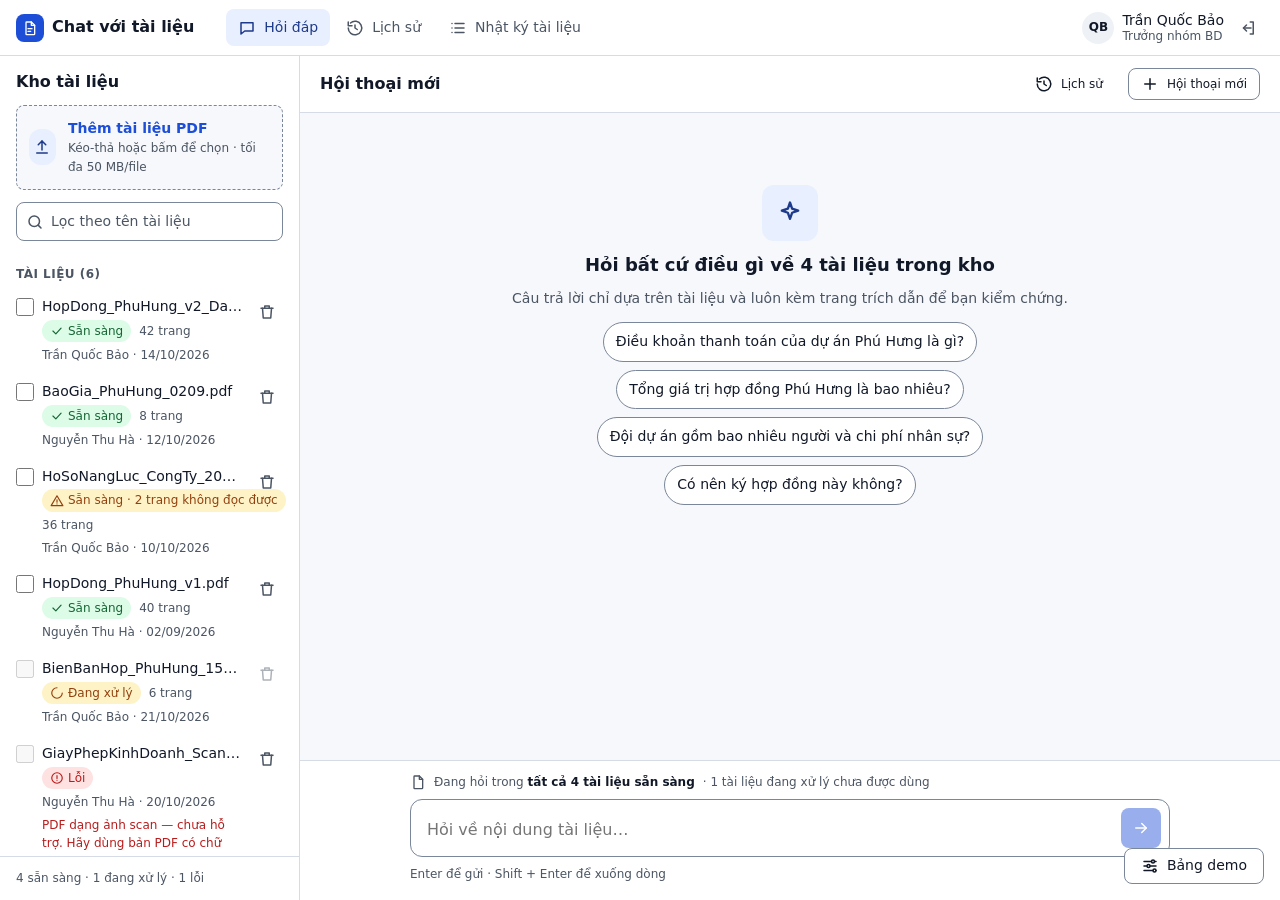
<file: docs/design/UI_UX_design/workspace.html>
<!doctype html>
<html lang="vi">
<head>
  <meta charset="utf-8">
  <meta name="viewport" content="width=device-width, initial-scale=1">
  <title>Hỏi đáp — Chat với tài liệu</title>
  <meta name="description" content="Workspace 3 vùng: kho tài liệu, hội thoại có trích dẫn, xem trang nguồn. Trace: US-002..US-016, US-021, US-022; UC-04..UC-21; Blueprint §3.6.2.">
  <link rel="stylesheet" href="assets/tokens.css">
  <link rel="stylesheet" href="assets/components.css">
</head>
<body>
  <div class="workspace" id="workspace">
    <!-- DocumentSidebar (US-002..US-007, US-013) -->
    <aside class="sidebar" id="sidebar" aria-label="Kho tài liệu">
      <div class="sidebar-head">
        <div class="sidebar-title">
          <h2>Kho tài liệu</h2>
          <button class="icon-btn only-narrow" id="sidebar-close" aria-label="Đóng kho tài liệu"></button>
        </div>
        <button class="dropzone" id="dropzone" type="button" aria-describedby="dz-hint">
          <span class="empty-icon" style="width:36px;height:36px" id="dz-icon"></span>
          <span><strong>Thêm tài liệu PDF</strong><small id="dz-hint">Kéo-thả hoặc bấm để chọn · tối đa 50 MB/file</small></span>
        </button>
        <input type="file" id="file-input" accept="application/pdf,.pdf" multiple hidden>
        <div class="search">
          <span id="search-icon"></span>
          <label class="visually-hidden" for="doc-filter">Lọc tài liệu theo tên</label>
          <input class="input" id="doc-filter" type="search" placeholder="Lọc theo tên tài liệu" autocomplete="off">
        </div>
      </div>
      <ul class="doc-list" id="doc-list" aria-label="Danh sách tài liệu"></ul>
      <div class="sidebar-foot" id="sidebar-foot"></div>
    </aside>

    <!-- Chat column (US-008..US-015) -->
    <main class="chat" id="main" tabindex="-1">
      <div class="chat-head">
        <button class="btn btn-secondary btn-sm only-narrow" id="sidebar-open" aria-controls="sidebar" aria-expanded="false"></button>
        <h1 id="chat-title">Hội thoại mới</h1>
        <a class="btn btn-ghost btn-sm" href="history.html" id="history-link"></a>
        <button class="btn btn-secondary btn-sm" id="new-chat" type="button"></button>
      </div>
      <div class="thread" id="thread">
        <div class="thread-inner" id="thread-inner"></div>
      </div>
      <div class="composer-wrap">
        <div class="composer-inner">
          <div class="scope-bar" id="scope-bar" aria-live="polite"></div>
          <form class="composer" id="composer" novalidate>
            <label for="question" class="visually-hidden">Câu hỏi về tài liệu</label>
            <textarea id="question" rows="1" maxlength="2400" placeholder="Hỏi về nội dung tài liệu…" aria-describedby="composer-hint composer-count"></textarea>
            <button class="send-btn" id="send" type="submit" aria-label="Gửi câu hỏi"></button>
          </form>
          <div class="composer-meta">
            <span id="composer-hint">Enter để gửi · Shift + Enter để xuống dòng</span>
            <span id="composer-count" aria-live="polite"></span>
          </div>
        </div>
      </div>
    </main>

    <!-- SourceViewer (US-016) -->
    <section class="viewer" id="viewer" aria-label="Xem tài liệu nguồn" hidden>
      <div class="viewer-head">
        <span id="viewer-icon"></span>
        <div class="viewer-title"><strong id="viewer-name"></strong><small id="viewer-sub"></small></div>
        <button class="icon-btn" id="viewer-close" aria-label="Đóng vùng xem tài liệu (Esc)"></button>
      </div>
      <div class="viewer-body" id="viewer-body" tabindex="0" aria-live="polite"></div>
      <div class="viewer-foot">
        <button class="icon-btn" id="viewer-prev" aria-label="Trang trước"></button>
        <span id="viewer-page"></span>
        <button class="icon-btn" id="viewer-next" aria-label="Trang sau"></button>
      </div>
    </section>
  </div>

  <div class="drag-overlay" id="drag-overlay" hidden>
    <div><span class="empty-icon" id="drag-icon"></span><h2>Thả để thêm vào kho</h2><p class="muted">Chỉ nhận file PDF, tối đa 50 MB mỗi file</p></div>
  </div>
  <div class="visually-hidden" id="sr-live" role="status" aria-live="polite"></div>

  <script src="assets/common.js"></script>
  <script src="assets/mock-data.js"></script>
  <script src="assets/workspace.js"></script>
</body>
</html>
</file>
<file: docs/design/UI_UX_design/assets/tokens.css>
/* Design tokens — Chat với tài liệu (Blueprint §3.6.3)
   Mọi component chỉ dùng biến dưới đây; không hard-code màu/khoảng cách. */
:root {
  color-scheme: light;
  --color-bg: #F6F8FB;
  --color-surface: #FFFFFF;
  --color-surface-muted: #EEF2F7;
  --color-border: #D5DCE6;
  --color-border-strong: #7A8699;
  --color-text: #111827;
  --color-text-muted: #4B5563;
  --color-primary: #1D4ED8;
  --color-primary-hover: #1E40AF;
  --color-on-primary: #FFFFFF;
  --color-primary-soft: #E8EFFE;
  --color-primary-strong: #1E3A8A;
  --color-success: #166534;
  --color-success-soft: #DCFCE7;
  --color-warning: #92400E;
  --color-warning-soft: #FEF3C7;
  --color-danger: #B91C1C;
  --color-danger-hover: #991B1B;
  --color-danger-soft: #FEE2E2;
  --color-info: #075985;
  --color-info-soft: #E0F2FE;
  --color-highlight: #FDE68A;
  --color-focus-ring: #2563EB;
  --color-overlay: rgb(15 23 42 / .45);
  --chart-series-1: #1D4ED8;
  --chart-grid: #E3E8EF;

  --font-sans: "Segoe UI", system-ui, -apple-system, "Helvetica Neue", Arial, sans-serif;
  --font-mono: ui-monospace, "Cascadia Code", Consolas, monospace;
  --text-xs: 12px;
  --text-sm: 14px;
  --text-md: 16px;
  --text-lg: 18px;
  --text-xl: 20px;
  --text-2xl: 24px;
  --leading-tight: 1.3;
  --leading-normal: 1.55;
  --weight-regular: 400;
  --weight-medium: 500;
  --weight-semibold: 600;

  --space-1: 4px;
  --space-2: 8px;
  --space-3: 12px;
  --space-4: 16px;
  --space-5: 20px;
  --space-6: 24px;
  --space-7: 32px;
  --space-8: 48px;

  --radius-sm: 4px;
  --radius-md: 8px;
  --radius-lg: 12px;
  --radius-pill: 999px;

  --shadow-sm: 0 1px 2px rgb(15 23 42 / .06);
  --shadow-md: 0 4px 12px rgb(15 23 42 / .10);
  --shadow-lg: 0 12px 32px rgb(15 23 42 / .18);

  --duration-fast: 120ms;
  --duration-base: 200ms;
  --duration-slow: 300ms;
  --ease-standard: cubic-bezier(.2, 0, 0, 1);

  --header-height: 56px;
  --sidebar-width: 300px;
  --viewer-width: 520px;
  --content-max: 760px;
}

@media (prefers-color-scheme: dark) {
  :root:not([data-theme="light"]) {
    color-scheme: dark;
    --color-bg: #0F141B;
    --color-surface: #161D27;
    --color-surface-muted: #1D2633;
    --color-border: #2A3546;
    --color-border-strong: #6B7A90;
    --color-text: #E6EAF0;
    --color-text-muted: #A3AEBD;
    --color-primary: #7AA2FF;
    --color-primary-hover: #9AB8FF;
    --color-on-primary: #0B1220;
    --color-primary-soft: #1C2B4D;
    --color-primary-strong: #B9CCFF;
    --color-success: #6FD39B;
    --color-success-soft: #123524;
    --color-warning: #F5C36B;
    --color-warning-soft: #3A2A0B;
    --color-danger: #FF8A8A;
    --color-danger-hover: #FFA8A8;
    --color-danger-soft: #3D1414;
    --color-info: #7CC8F2;
    --color-info-soft: #0D2A3D;
    --color-highlight: #6B5A12;
    --color-focus-ring: #93B4FF;
    --color-overlay: rgb(0 0 0 / .6);
    --chart-series-1: #5E8BF0;
    --chart-grid: #263142;
    --shadow-sm: 0 1px 2px rgb(0 0 0 / .4);
    --shadow-md: 0 4px 12px rgb(0 0 0 / .45);
    --shadow-lg: 0 12px 32px rgb(0 0 0 / .55);
  }
}

:root[data-theme="dark"] {
  color-scheme: dark;
  --color-bg: #0F141B;
  --color-surface: #161D27;
  --color-surface-muted: #1D2633;
  --color-border: #2A3546;
  --color-border-strong: #6B7A90;
  --color-text: #E6EAF0;
  --color-text-muted: #A3AEBD;
  --color-primary: #7AA2FF;
  --color-primary-hover: #9AB8FF;
  --color-on-primary: #0B1220;
  --color-primary-soft: #1C2B4D;
  --color-primary-strong: #B9CCFF;
  --color-success: #6FD39B;
  --color-success-soft: #123524;
  --color-warning: #F5C36B;
  --color-warning-soft: #3A2A0B;
  --color-danger: #FF8A8A;
  --color-danger-hover: #FFA8A8;
  --color-danger-soft: #3D1414;
  --color-info: #7CC8F2;
  --color-info-soft: #0D2A3D;
  --color-highlight: #6B5A12;
  --color-focus-ring: #93B4FF;
  --color-overlay: rgb(0 0 0 / .6);
  --chart-series-1: #5E8BF0;
  --chart-grid: #263142;
  --shadow-sm: 0 1px 2px rgb(0 0 0 / .4);
  --shadow-md: 0 4px 12px rgb(0 0 0 / .45);
  --shadow-lg: 0 12px 32px rgb(0 0 0 / .55);
}

@media (prefers-reduced-motion: reduce) {
  :root {
    --duration-fast: 0ms;
    --duration-base: 0ms;
    --duration-slow: 0ms;
  }
}
</file>
<file: docs/design/UI_UX_design/assets/components.css>
/* Components & layout — Chat với tài liệu (Blueprint §3.6.2)
   Chỉ dùng token trong tokens.css. */

*, *::before, *::after { box-sizing: border-box; }
html, body { height: 100%; }
body {
  margin: 0;
  background: var(--color-bg);
  color: var(--color-text);
  font-family: var(--font-sans);
  font-size: var(--text-sm);
  line-height: var(--leading-normal);
  -webkit-font-smoothing: antialiased;
}
h1, h2, h3, h4 { margin: 0; line-height: var(--leading-tight); font-weight: var(--weight-semibold); }
h1 { font-size: var(--text-xl); }
h2 { font-size: var(--text-lg); }
h3 { font-size: var(--text-md); }
p { margin: 0; }
a { color: var(--color-primary); }
a:hover { color: var(--color-primary-hover); }
button, input, textarea, select { font: inherit; color: inherit; }
:focus-visible { outline: 2px solid var(--color-focus-ring); outline-offset: 2px; border-radius: var(--radius-sm); }
.visually-hidden {
  position: absolute !important; width: 1px; height: 1px; padding: 0; margin: -1px;
  overflow: hidden; clip: rect(0 0 0 0); white-space: nowrap; border: 0;
}
.skip-link {
  position: absolute; left: var(--space-4); top: -48px; z-index: 100;
  background: var(--color-primary); color: var(--color-on-primary);
  padding: var(--space-2) var(--space-4); border-radius: var(--radius-md); text-decoration: none;
}
.skip-link:focus { top: var(--space-2); }
.muted { color: var(--color-text-muted); }
.mono { font-family: var(--font-mono); font-size: var(--text-xs); }
.icon { width: 18px; height: 18px; flex: none; display: inline-block; vertical-align: middle; }
.icon-sm { width: 16px; height: 16px; }
.icon-lg { width: 28px; height: 28px; }

/* ---------- Buttons ---------- */
.btn {
  display: inline-flex; align-items: center; justify-content: center; gap: var(--space-2);
  min-height: 36px; padding: 0 var(--space-4);
  border-radius: var(--radius-md); border: 1px solid transparent;
  font-size: var(--text-sm); font-weight: var(--weight-medium); cursor: pointer;
  transition: background var(--duration-fast) var(--ease-standard), border-color var(--duration-fast) var(--ease-standard);
  text-decoration: none; white-space: nowrap;
}
.btn-primary { background: var(--color-primary); color: var(--color-on-primary); }
.btn-primary:hover { background: var(--color-primary-hover); color: var(--color-on-primary); }
.btn-secondary { background: var(--color-surface); color: var(--color-text); border-color: var(--color-border-strong); }
.btn-secondary:hover { background: var(--color-surface-muted); color: var(--color-text); }
.btn-ghost { background: transparent; color: var(--color-text); }
.btn-ghost:hover { background: var(--color-surface-muted); color: var(--color-text); }
.btn-danger { background: var(--color-danger); color: #FFFFFF; }
.btn-danger:hover { background: var(--color-danger-hover); color: #FFFFFF; }
:root[data-theme="dark"] .btn-danger, :root[data-theme="dark"] .btn-danger:hover { color: #1A0707; }
@media (prefers-color-scheme: dark) { :root:not([data-theme="light"]) .btn-danger, :root:not([data-theme="light"]) .btn-danger:hover { color: #1A0707; } }
.btn[disabled], .btn[aria-disabled="true"] { opacity: .5; cursor: not-allowed; }
.btn-sm { min-height: 32px; padding: 0 var(--space-3); font-size: var(--text-xs); }
.icon-btn {
  display: inline-flex; align-items: center; justify-content: center;
  width: 32px; height: 32px; border-radius: var(--radius-md);
  border: 1px solid transparent; background: transparent; color: var(--color-text-muted); cursor: pointer;
}
.icon-btn:hover { background: var(--color-surface-muted); color: var(--color-text); }
.icon-btn[aria-pressed="true"] { background: var(--color-primary-soft); color: var(--color-primary-strong); }
.icon-btn[disabled] { opacity: .45; cursor: not-allowed; }

/* ---------- Inputs ---------- */
.input {
  width: 100%; min-height: 36px; padding: var(--space-2) var(--space-3);
  border: 1px solid var(--color-border-strong); border-radius: var(--radius-md);
  background: var(--color-surface); color: var(--color-text);
}
.input::placeholder { color: var(--color-text-muted); }
.input:focus { outline: 2px solid var(--color-focus-ring); outline-offset: 0; border-color: var(--color-focus-ring); }
.input[aria-invalid="true"] { border-color: var(--color-danger); }
.field { display: flex; flex-direction: column; gap: var(--space-1); }
.field label { font-size: var(--text-xs); font-weight: var(--weight-medium); color: var(--color-text-muted); }
.field-error { color: var(--color-danger); font-size: var(--text-xs); }
.checkbox { width: 18px; height: 18px; accent-color: var(--color-primary); margin: 0; flex: none; cursor: pointer; }
.checkbox:disabled { cursor: not-allowed; }

/* ---------- Badges ---------- */
.badge {
  display: inline-flex; align-items: center; gap: var(--space-1);
  padding: 2px var(--space-2); border-radius: var(--radius-pill);
  font-size: var(--text-xs); font-weight: var(--weight-medium); white-space: nowrap;
}
.badge .icon { width: 14px; height: 14px; }
.badge-ready { background: var(--color-success-soft); color: var(--color-success); }
.badge-processing { background: var(--color-warning-soft); color: var(--color-warning); }
.badge-failed { background: var(--color-danger-soft); color: var(--color-danger); }
.badge-info { background: var(--color-info-soft); color: var(--color-info); }
.badge-neutral { background: var(--color-surface-muted); color: var(--color-text-muted); }
.spin { animation: spin 1s linear infinite; }
@keyframes spin { to { transform: rotate(360deg); } }
@media (prefers-reduced-motion: reduce) { .spin { animation: none; } }

/* ---------- App shell ---------- */
.app-header {
  position: sticky; top: 0; z-index: 30; height: var(--header-height);
  display: flex; align-items: center; gap: var(--space-4); padding: 0 var(--space-4);
  background: var(--color-surface); border-bottom: 1px solid var(--color-border);
}
.brand { display: flex; align-items: center; gap: var(--space-2); font-weight: var(--weight-semibold); font-size: var(--text-md); color: var(--color-text); text-decoration: none; }
.brand-mark {
  width: 28px; height: 28px; border-radius: var(--radius-md); display: grid; place-items: center;
  background: var(--color-primary); color: var(--color-on-primary);
}
.main-nav { display: flex; gap: var(--space-1); margin-left: var(--space-4); }
.main-nav a {
  display: inline-flex; align-items: center; gap: var(--space-2); padding: var(--space-2) var(--space-3);
  border-radius: var(--radius-md); color: var(--color-text-muted); text-decoration: none; font-weight: var(--weight-medium);
}
.main-nav a:hover { background: var(--color-surface-muted); color: var(--color-text); }
.main-nav a[aria-current="page"] { background: var(--color-primary-soft); color: var(--color-primary-strong); }
.header-spacer { flex: 1; }
.user-chip { display: flex; align-items: center; gap: var(--space-2); }
.avatar {
  width: 32px; height: 32px; border-radius: var(--radius-pill); display: grid; place-items: center;
  background: var(--color-surface-muted); color: var(--color-text); font-weight: var(--weight-semibold); font-size: var(--text-xs);
}
.user-meta { display: flex; flex-direction: column; line-height: 1.2; }
.user-meta small { color: var(--color-text-muted); font-size: var(--text-xs); }
.banner {
  display: flex; align-items: center; gap: var(--space-2); padding: var(--space-2) var(--space-4);
  font-size: var(--text-sm); border-bottom: 1px solid var(--color-border);
}
.banner[hidden] { display: none; }
.banner-warning { background: var(--color-warning-soft); color: var(--color-warning); }
.banner-info { background: var(--color-info-soft); color: var(--color-info); }

/* ---------- Page (non-workspace) ---------- */
.page { max-width: 1120px; margin: 0 auto; padding: var(--space-6) var(--space-4) var(--space-8); }
.page-header { display: flex; align-items: flex-end; justify-content: space-between; gap: var(--space-4); margin-bottom: var(--space-5); flex-wrap: wrap; }
.page-header p { margin-top: var(--space-1); }
.card { background: var(--color-surface); border: 1px solid var(--color-border); border-radius: var(--radius-lg); box-shadow: var(--shadow-sm); }
.card-pad { padding: var(--space-5); }
.toolbar { display: flex; gap: var(--space-3); align-items: flex-end; flex-wrap: wrap; margin-bottom: var(--space-4); }

/* ---------- Workspace layout ---------- */
.workspace {
  display: grid; grid-template-columns: var(--sidebar-width) minmax(0, 1fr);
  height: calc(100vh - var(--header-height)); overflow: hidden;
}
.workspace.viewer-open { grid-template-columns: var(--sidebar-width) minmax(0, 1fr) var(--viewer-width); }
.workspace.has-banner { height: calc(100vh - var(--header-height) - 41px); }

/* Sidebar */
.sidebar {
  display: flex; flex-direction: column; min-height: 0;
  background: var(--color-surface); border-right: 1px solid var(--color-border);
}
.sidebar-head { padding: var(--space-4) var(--space-4) var(--space-3); display: flex; flex-direction: column; gap: var(--space-3); }
.sidebar-title { display: flex; align-items: center; justify-content: space-between; }
.sidebar-title h2 { font-size: var(--text-md); }
.dropzone {
  display: flex; align-items: center; gap: var(--space-3); padding: var(--space-3);
  border: 1px dashed var(--color-border-strong); border-radius: var(--radius-md);
  background: var(--color-bg); color: var(--color-text-muted); cursor: pointer; text-align: left; width: 100%;
}
.dropzone:hover { border-color: var(--color-primary); color: var(--color-text); }
.dropzone strong { color: var(--color-primary); font-weight: var(--weight-semibold); }
.dropzone small { display: block; font-size: var(--text-xs); }
.search { position: relative; }
.search .icon { position: absolute; left: 10px; top: 50%; transform: translateY(-50%); color: var(--color-text-muted); }
.search .input { padding-left: 34px; }
.doc-list { list-style: none; margin: 0; padding: 0 var(--space-2) var(--space-3); overflow-y: auto; flex: 1; min-height: 0; }
.doc-section-label { padding: var(--space-3) var(--space-2) var(--space-1); font-size: var(--text-xs); font-weight: var(--weight-semibold); color: var(--color-text-muted); text-transform: uppercase; letter-spacing: .04em; }
.doc-row {
  display: grid; grid-template-columns: 18px minmax(0, 1fr) auto; align-items: start; gap: var(--space-2);
  padding: var(--space-2); border-radius: var(--radius-md);
}
.doc-row:hover { background: var(--color-surface-muted); }
.doc-row.is-selected { background: var(--color-primary-soft); }
.doc-row .checkbox { margin-top: 2px; }
.doc-name { font-weight: var(--weight-medium); display: block; overflow: hidden; text-overflow: ellipsis; white-space: nowrap; cursor: pointer; }
.doc-meta { display: flex; flex-wrap: wrap; gap: var(--space-1) var(--space-2); align-items: center; margin-top: 2px; font-size: var(--text-xs); color: var(--color-text-muted); }
.doc-error { margin-top: var(--space-1); font-size: var(--text-xs); color: var(--color-danger); }
.doc-actions { display: flex; gap: 2px; }
.progress { height: 4px; border-radius: var(--radius-pill); background: var(--color-surface-muted); overflow: hidden; margin-top: var(--space-1); }
.progress > span { display: block; height: 100%; background: var(--color-primary); transition: width var(--duration-base) var(--ease-standard); }
.sidebar-foot { border-top: 1px solid var(--color-border); padding: var(--space-3) var(--space-4); font-size: var(--text-xs); color: var(--color-text-muted); }

/* Chat column */
.chat { display: flex; flex-direction: column; min-width: 0; min-height: 0; }
.chat-head {
  display: flex; align-items: center; gap: var(--space-3); padding: var(--space-3) var(--space-5);
  border-bottom: 1px solid var(--color-border); background: var(--color-surface);
}
.chat-head h1 { font-size: var(--text-md); flex: 1; min-width: 0; overflow: hidden; text-overflow: ellipsis; white-space: nowrap; }
.thread { flex: 1; overflow-y: auto; padding: var(--space-6) var(--space-5); min-height: 0; }
.thread-inner { max-width: var(--content-max); margin: 0 auto; display: flex; flex-direction: column; gap: var(--space-6); }
.msg-user { align-self: flex-end; max-width: 85%; background: var(--color-surface-muted); padding: var(--space-3) var(--space-4); border-radius: var(--radius-lg) var(--radius-lg) var(--radius-sm) var(--radius-lg); font-size: var(--text-md); white-space: pre-wrap; overflow-wrap: anywhere; }
.msg-answer { display: flex; gap: var(--space-3); }
.msg-avatar { width: 32px; height: 32px; border-radius: var(--radius-md); flex: none; display: grid; place-items: center; background: var(--color-primary-soft); color: var(--color-primary-strong); }
.answer-body { flex: 1; min-width: 0; font-size: var(--text-md); }
.answer-text p + p, .answer-text p + ul, .answer-text ul + p { margin-top: var(--space-3); }
.answer-text ul { margin: var(--space-2) 0 0; padding-left: var(--space-5); }
.answer-text li + li { margin-top: var(--space-1); }
.answer-status { display: flex; align-items: center; gap: var(--space-2); color: var(--color-text-muted); font-size: var(--text-sm); }
.cursor { display: inline-block; width: 8px; height: 1.1em; vertical-align: text-bottom; background: var(--color-primary); margin-left: 2px; animation: blink 1s steps(2) infinite; }
@keyframes blink { 50% { opacity: 0; } }
@media (prefers-reduced-motion: reduce) { .cursor { animation: none; } }
.skeleton { display: flex; flex-direction: column; gap: var(--space-2); margin-top: var(--space-3); }
.skeleton span { height: 12px; border-radius: var(--radius-sm); background: linear-gradient(90deg, var(--color-surface-muted), var(--color-border), var(--color-surface-muted)); background-size: 200% 100%; animation: shimmer 1.4s ease-in-out infinite; }
.skeleton span:nth-child(2) { width: 85%; } .skeleton span:nth-child(3) { width: 60%; }
@keyframes shimmer { to { background-position: -200% 0; } }
@media (prefers-reduced-motion: reduce) { .skeleton span { animation: none; } }

/* Citation chip */
.cite {
  display: inline-flex; align-items: center; justify-content: center; min-width: 24px; height: 22px; padding: 0 6px; margin: 0 2px;
  border-radius: var(--radius-pill); border: 1px solid transparent;
  background: var(--color-primary-soft); color: var(--color-primary-strong);
  font-size: var(--text-xs); font-weight: var(--weight-semibold); vertical-align: 2px; cursor: pointer; line-height: 1;
}
.cite:hover { border-color: var(--color-primary); }
.cite[aria-pressed="true"] { background: var(--color-primary); color: var(--color-on-primary); }
.cite.is-removed { background: var(--color-surface-muted); color: var(--color-text-muted); text-decoration: line-through; }
.sources { margin-top: var(--space-4); padding-top: var(--space-3); border-top: 1px solid var(--color-border); }
.sources h3 { font-size: var(--text-xs); text-transform: uppercase; letter-spacing: .04em; color: var(--color-text-muted); margin-bottom: var(--space-2); }
.sources ol { list-style: none; margin: 0; padding: 0; display: flex; flex-direction: column; gap: var(--space-1); }
.source-item {
  display: flex; align-items: center; gap: var(--space-2); width: 100%; text-align: left;
  padding: var(--space-1) var(--space-2); border-radius: var(--radius-md); border: 0; background: transparent; cursor: pointer; font-size: var(--text-sm);
}
.source-item:hover { background: var(--color-surface-muted); }
.source-item .cite { pointer-events: none; }
.source-item .src-page { color: var(--color-text-muted); margin-left: auto; white-space: nowrap; }
.source-item.is-removed { cursor: default; color: var(--color-text-muted); }
.answer-actions { display: flex; align-items: center; gap: var(--space-1); margin-top: var(--space-3); flex-wrap: wrap; }
.answer-actions .divider { width: 1px; height: 20px; background: var(--color-border); margin: 0 var(--space-1); }
.callout {
  display: flex; gap: var(--space-3); align-items: flex-start; padding: var(--space-3) var(--space-4);
  border-radius: var(--radius-md); font-size: var(--text-sm);
}
.callout p + p { margin-top: var(--space-1); }
.callout-info { background: var(--color-info-soft); color: var(--color-info); }
.callout-warning { background: var(--color-warning-soft); color: var(--color-warning); }
.callout-danger { background: var(--color-danger-soft); color: var(--color-danger); }
.callout .callout-body { color: var(--color-text); }
.callout strong { color: inherit; }
.callout-title { font-weight: var(--weight-semibold); }
.answer-body > .callout { margin-top: var(--space-3); }
.answer-body > .callout:first-child { margin-top: 0; }
.tag-stopped { display: inline-flex; margin-top: var(--space-2); }
.feedback-panel { margin-top: var(--space-3); padding: var(--space-3); border: 1px solid var(--color-border); border-radius: var(--radius-md); background: var(--color-surface); display: flex; flex-direction: column; gap: var(--space-2); }
.chip-group { display: flex; flex-wrap: wrap; gap: var(--space-2); }
.chip {
  padding: var(--space-1) var(--space-3); border-radius: var(--radius-pill); border: 1px solid var(--color-border-strong);
  background: var(--color-surface); cursor: pointer; font-size: var(--text-xs);
}
.chip[aria-pressed="true"] { background: var(--color-primary-soft); border-color: var(--color-primary); color: var(--color-primary-strong); }

/* Empty state */
.empty {
  display: flex; flex-direction: column; align-items: center; text-align: center; gap: var(--space-3);
  padding: var(--space-8) var(--space-5); color: var(--color-text-muted);
}
.empty h1, .empty h2, .empty h3 { color: var(--color-text); }
.nowrap { white-space: nowrap; }
.empty-icon { width: 56px; height: 56px; border-radius: var(--radius-lg); display: grid; place-items: center; background: var(--color-primary-soft); color: var(--color-primary-strong); }
.steps { list-style: none; margin: var(--space-2) 0 0; padding: 0; display: grid; grid-template-columns: repeat(3, minmax(0, 1fr)); gap: var(--space-3); max-width: 620px; width: 100%; }
.steps li { background: var(--color-surface); border: 1px solid var(--color-border); border-radius: var(--radius-md); padding: var(--space-3); text-align: left; font-size: var(--text-sm); color: var(--color-text); }
.steps b { display: block; color: var(--color-primary); margin-bottom: var(--space-1); }
.suggestions { display: flex; flex-wrap: wrap; gap: var(--space-2); justify-content: center; max-width: 640px; }
.suggestion { padding: var(--space-2) var(--space-3); border-radius: var(--radius-pill); border: 1px solid var(--color-border-strong); background: var(--color-surface); cursor: pointer; font-size: var(--text-sm); color: var(--color-text); }
.suggestion:hover { border-color: var(--color-primary); color: var(--color-primary-strong); }

/* Composer */
.composer-wrap { border-top: 1px solid var(--color-border); background: var(--color-surface); padding: var(--space-3) var(--space-5) var(--space-4); }
.composer-inner { max-width: var(--content-max); margin: 0 auto; display: flex; flex-direction: column; gap: var(--space-2); }
.scope-bar { display: flex; align-items: center; gap: var(--space-2); font-size: var(--text-xs); color: var(--color-text-muted); flex-wrap: wrap; }
.scope-bar strong { color: var(--color-text); font-weight: var(--weight-semibold); }
.link-btn { border: 0; background: none; padding: 0; color: var(--color-primary); cursor: pointer; font-size: inherit; text-decoration: underline; }
.composer {
  display: flex; align-items: flex-end; gap: var(--space-2);
  border: 1px solid var(--color-border-strong); border-radius: var(--radius-lg); background: var(--color-surface);
  padding: var(--space-2) var(--space-2) var(--space-2) var(--space-4);
}
.composer:focus-within { border-color: var(--color-focus-ring); box-shadow: 0 0 0 1px var(--color-focus-ring); }
.composer.is-invalid { border-color: var(--color-danger); box-shadow: 0 0 0 1px var(--color-danger); }
.composer.is-disabled { background: var(--color-surface-muted); }
.composer textarea {
  flex: 1; border: 0; outline: 0; resize: none; background: transparent; font-size: var(--text-md);
  line-height: 1.5; max-height: 168px; min-height: 24px; padding: 6px 0;
}
.composer textarea:disabled { cursor: not-allowed; }
.composer-meta { display: flex; justify-content: space-between; gap: var(--space-3); font-size: var(--text-xs); color: var(--color-text-muted); }
.composer-meta .is-error { color: var(--color-danger); }
.send-btn { width: 40px; height: 40px; border-radius: var(--radius-md); border: 0; display: grid; place-items: center; cursor: pointer; background: var(--color-primary); color: var(--color-on-primary); flex: none; }
.send-btn:hover { background: var(--color-primary-hover); }
.send-btn[disabled] { opacity: .45; cursor: not-allowed; }
.send-btn.is-stop { background: var(--color-text); color: var(--color-surface); }

/* Viewer */
.viewer { display: flex; flex-direction: column; min-height: 0; background: var(--color-surface); border-left: 1px solid var(--color-border); }
.viewer[hidden] { display: none; }
.viewer-head { display: flex; align-items: center; gap: var(--space-2); padding: var(--space-3) var(--space-4); border-bottom: 1px solid var(--color-border); }
.viewer-title { flex: 1; min-width: 0; }
.viewer-title strong { display: block; overflow: hidden; text-overflow: ellipsis; white-space: nowrap; }
.viewer-title small { color: var(--color-text-muted); font-size: var(--text-xs); }
.viewer-body { flex: 1; overflow-y: auto; padding: var(--space-5); background: var(--color-bg); min-height: 0; }
.pdf-page {
  background: #FFFFFF; color: #111827; max-width: 440px; margin: 0 auto; padding: 40px 36px 32px;
  border-radius: var(--radius-sm); box-shadow: var(--shadow-md); font-family: "Times New Roman", Georgia, serif; font-size: 13px; line-height: 1.6;
  min-height: 560px; position: relative;
}
.pdf-page h4 { font-size: 13px; text-transform: uppercase; margin-bottom: 10px; font-family: inherit; }
.pdf-page p + p { margin-top: 8px; }
.pdf-page mark { background: #FDE68A; color: #111827; padding: 1px 0; box-shadow: 0 0 0 2px #FDE68A; border-radius: 2px; }
.pdf-page .page-no { position: absolute; bottom: 12px; left: 0; right: 0; text-align: center; font-size: 11px; color: #4B5563; }
.viewer-foot { display: flex; align-items: center; justify-content: center; gap: var(--space-3); padding: var(--space-2); border-top: 1px solid var(--color-border); font-size: var(--text-sm); }

/* Dialog */
.dialog-backdrop { position: fixed; inset: 0; background: var(--color-overlay); display: grid; place-items: center; z-index: 60; padding: var(--space-4); }
.dialog-backdrop[hidden] { display: none; }
.dialog { width: min(440px, 100%); background: var(--color-surface); border-radius: var(--radius-lg); box-shadow: var(--shadow-lg); padding: var(--space-6); display: flex; flex-direction: column; gap: var(--space-3); }
.dialog-actions { display: flex; justify-content: flex-end; gap: var(--space-2); margin-top: var(--space-3); }

/* Toast */
.toast-region { position: fixed; left: 50%; transform: translateX(-50%); bottom: 132px; z-index: 70; display: flex; flex-direction: column; gap: var(--space-2); max-width: 380px; }
.toast {
  display: flex; align-items: center; gap: var(--space-3); padding: var(--space-3) var(--space-4);
  border-radius: var(--radius-md); background: var(--color-text); color: var(--color-surface); box-shadow: var(--shadow-md);
}
.toast .icon-btn { color: inherit; margin-left: auto; }
.toast .icon-btn:hover { background: rgb(255 255 255 / .12); color: inherit; }
.toast-success .icon-lead { color: #86EFAC; }
.toast-danger .icon-lead { color: #FCA5A5; }
:root[data-theme="dark"] .toast-success .icon-lead { color: #166534; }
:root[data-theme="dark"] .toast-danger .icon-lead { color: #B91C1C; }
@media (prefers-color-scheme: dark) {
  :root:not([data-theme="light"]) .toast-success .icon-lead { color: #166534; }
  :root:not([data-theme="light"]) .toast-danger .icon-lead { color: #B91C1C; }
}

/* Drag overlay */
.drag-overlay { position: fixed; inset: 0; z-index: 80; background: var(--color-overlay); display: grid; place-items: center; }
.drag-overlay[hidden] { display: none; }
.drag-overlay > div { background: var(--color-surface); border: 2px dashed var(--color-primary); border-radius: var(--radius-lg); padding: var(--space-8); text-align: center; display: flex; flex-direction: column; align-items: center; gap: var(--space-3); }

/* Tables */
.table-wrap { overflow-x: auto; }
table.data { width: 100%; border-collapse: collapse; font-size: var(--text-sm); }
table.data th, table.data td { text-align: left; padding: var(--space-3) var(--space-4); border-bottom: 1px solid var(--color-border); vertical-align: top; }
table.data th { font-size: var(--text-xs); font-weight: var(--weight-semibold); color: var(--color-text-muted); background: var(--color-surface-muted); }
table.data tbody tr:hover { background: var(--color-surface-muted); }
table.data td.num, table.data th.num { text-align: right; font-variant-numeric: tabular-nums; }

/* Stats */
.filter-row { display: flex; gap: var(--space-3); align-items: center; flex-wrap: wrap; margin-bottom: var(--space-5); }
.segmented { display: inline-flex; border: 1px solid var(--color-border-strong); border-radius: var(--radius-md); overflow: hidden; }
.segmented button { border: 0; background: var(--color-surface); padding: var(--space-2) var(--space-4); cursor: pointer; font-size: var(--text-sm); }
.segmented button + button { border-left: 1px solid var(--color-border-strong); }
.segmented button[aria-pressed="true"] { background: var(--color-primary-soft); color: var(--color-primary-strong); font-weight: var(--weight-semibold); }
.tiles { display: grid; grid-template-columns: repeat(4, minmax(0, 1fr)); gap: var(--space-4); margin-bottom: var(--space-5); }
.tile { padding: var(--space-4) var(--space-5); }
.tile-label { color: var(--color-text-muted); font-size: var(--text-sm); }
.tile-value { font-size: 28px; font-weight: var(--weight-semibold); margin-top: var(--space-1); }
.tile-delta { display: inline-flex; align-items: center; gap: var(--space-1); font-size: var(--text-xs); margin-top: var(--space-1); color: var(--color-text-muted); }
.tile-delta.up { color: var(--color-success); }
.tile-delta.down { color: var(--color-danger); }
.charts { display: grid; grid-template-columns: repeat(2, minmax(0, 1fr)); gap: var(--space-4); margin-bottom: var(--space-5); }
.chart-card { padding: var(--space-5); position: relative; }
.chart-card h2 { font-size: var(--text-md); }
.chart-card p { color: var(--color-text-muted); font-size: var(--text-xs); margin-top: 2px; }
.chart { width: 100%; height: 220px; margin-top: var(--space-3); display: block; overflow: visible; }
.chart .grid line { stroke: var(--chart-grid); stroke-width: 1; }
.chart .axis text { fill: var(--color-text-muted); font-size: 11px; font-variant-numeric: tabular-nums; }
.chart .bar { fill: var(--chart-series-1); }
.chart .bar-hit { fill: transparent; cursor: pointer; }
.chart .bar-hit:focus { outline: none; }
.chart g.col:hover .bar, .chart g.col:focus-within .bar, .chart g.col.is-active .bar { opacity: .8; }
.chart .value-label { fill: var(--color-text); font-size: 11px; font-weight: var(--weight-semibold); }
.chart-tooltip {
  position: absolute; pointer-events: none; z-index: 5; background: var(--color-surface); border: 1px solid var(--color-border);
  box-shadow: var(--shadow-md); border-radius: var(--radius-md); padding: var(--space-2) var(--space-3); font-size: var(--text-xs); min-width: 140px;
}
.chart-tooltip[hidden] { display: none; }
.chart-tooltip .tt-value { font-size: var(--text-md); font-weight: var(--weight-semibold); color: var(--color-text); }
.chart-tooltip .tt-row { display: flex; align-items: center; gap: var(--space-2); color: var(--color-text-muted); }
.chart-tooltip .tt-key { width: 12px; height: 2px; background: var(--chart-series-1); border-radius: 1px; }

/* History list */
.history-list { list-style: none; margin: 0; padding: 0; }
.history-list li + li { border-top: 1px solid var(--color-border); }
.history-item { display: flex; gap: var(--space-3); align-items: center; padding: var(--space-4) var(--space-5); text-decoration: none; color: var(--color-text); }
.history-item:hover { background: var(--color-surface-muted); color: var(--color-text); }
.history-item .title { font-weight: var(--weight-medium); }

/* Login */
.auth-page { min-height: 100vh; display: grid; place-items: center; padding: var(--space-5); }
.auth-card { width: min(420px, 100%); padding: var(--space-7); display: flex; flex-direction: column; gap: var(--space-4); text-align: center; align-items: center; }
.auth-card .btn { width: 100%; min-height: 44px; }

/* Demo panel (chỉ có trong prototype) */
.demo-toggle { position: fixed; right: var(--space-4); bottom: var(--space-4); z-index: 90; }
.demo-panel {
  position: fixed; right: var(--space-4); bottom: 64px; z-index: 90; width: 280px; max-height: 70vh; overflow-y: auto;
  background: var(--color-surface); border: 1px solid var(--color-border-strong); border-radius: var(--radius-lg); box-shadow: var(--shadow-lg); padding: var(--space-4);
  display: flex; flex-direction: column; gap: var(--space-3);
}
.demo-panel[hidden] { display: none; }
.demo-panel h2 { font-size: var(--text-sm); }
.demo-panel .demo-note { font-size: var(--text-xs); color: var(--color-text-muted); }
.demo-panel .btn { justify-content: flex-start; width: 100%; }
.demo-panel select { width: 100%; }

/* Design system page */
.ds-section { margin-bottom: var(--space-7); }
.ds-section > h2 { margin-bottom: var(--space-3); }
.swatches { display: grid; grid-template-columns: repeat(auto-fill, minmax(170px, 1fr)); gap: var(--space-3); }
.swatch { border: 1px solid var(--color-border); border-radius: var(--radius-md); overflow: hidden; background: var(--color-surface); }
.swatch-color { height: 56px; border-bottom: 1px solid var(--color-border); }
.swatch-meta { padding: var(--space-2) var(--space-3); font-size: var(--text-xs); }
.swatch-meta code { display: block; font-family: var(--font-mono); color: var(--color-text-muted); }
.ds-grid { display: grid; grid-template-columns: repeat(auto-fill, minmax(320px, 1fr)); gap: var(--space-4); }
.ds-demo { padding: var(--space-4); display: flex; flex-direction: column; gap: var(--space-3); }
.ds-demo > h3 { font-size: var(--text-sm); }
.ds-row { display: flex; flex-wrap: wrap; gap: var(--space-2); align-items: center; }
.trace { font-size: var(--text-xs); color: var(--color-text-muted); }

/* Hub */
.hub-grid { display: grid; grid-template-columns: repeat(auto-fill, minmax(300px, 1fr)); gap: var(--space-4); }
.hub-card { padding: var(--space-5); display: flex; flex-direction: column; gap: var(--space-2); text-decoration: none; color: var(--color-text); }
.hub-card:hover { border-color: var(--color-primary); color: var(--color-text); }
.hub-card h2 { font-size: var(--text-md); display: flex; align-items: center; gap: var(--space-2); }

/* ---------- Responsive ---------- */
.only-narrow { display: none; }
@media (max-width: 1279px) {
  .workspace, .workspace.viewer-open { grid-template-columns: minmax(0, 1fr); }
  .only-narrow { display: inline-flex; }
  .sidebar {
    position: fixed; top: var(--header-height); bottom: 0; left: 0; width: min(340px, 92vw); z-index: 40;
    transform: translateX(-100%); transition: transform var(--duration-base) var(--ease-standard); box-shadow: var(--shadow-lg);
  }
  .sidebar.is-open { transform: none; }
  .viewer { position: fixed; inset: var(--header-height) 0 0 0; z-index: 50; border-left: 0; }
  .main-nav span.nav-label { position: absolute; width: 1px; height: 1px; overflow: hidden; clip: rect(0 0 0 0); white-space: nowrap; }
  .user-meta { display: none; }
  .tiles { grid-template-columns: repeat(2, minmax(0, 1fr)); }
}
@media (max-width: 900px) {
  .charts { grid-template-columns: minmax(0, 1fr); }
  .steps { grid-template-columns: minmax(0, 1fr); }
}
@media (max-width: 767px) {
  .thread { padding: var(--space-4) var(--space-3); }
  .composer-wrap { padding: var(--space-2) var(--space-3) var(--space-3); }
  .icon-btn { width: 44px; height: 44px; }
  .cite { min-width: 32px; height: 28px; }
  .tiles { grid-template-columns: minmax(0, 1fr); }
  .main-nav { margin-left: 0; }
  .brand span { display: none; }
}
</file>
